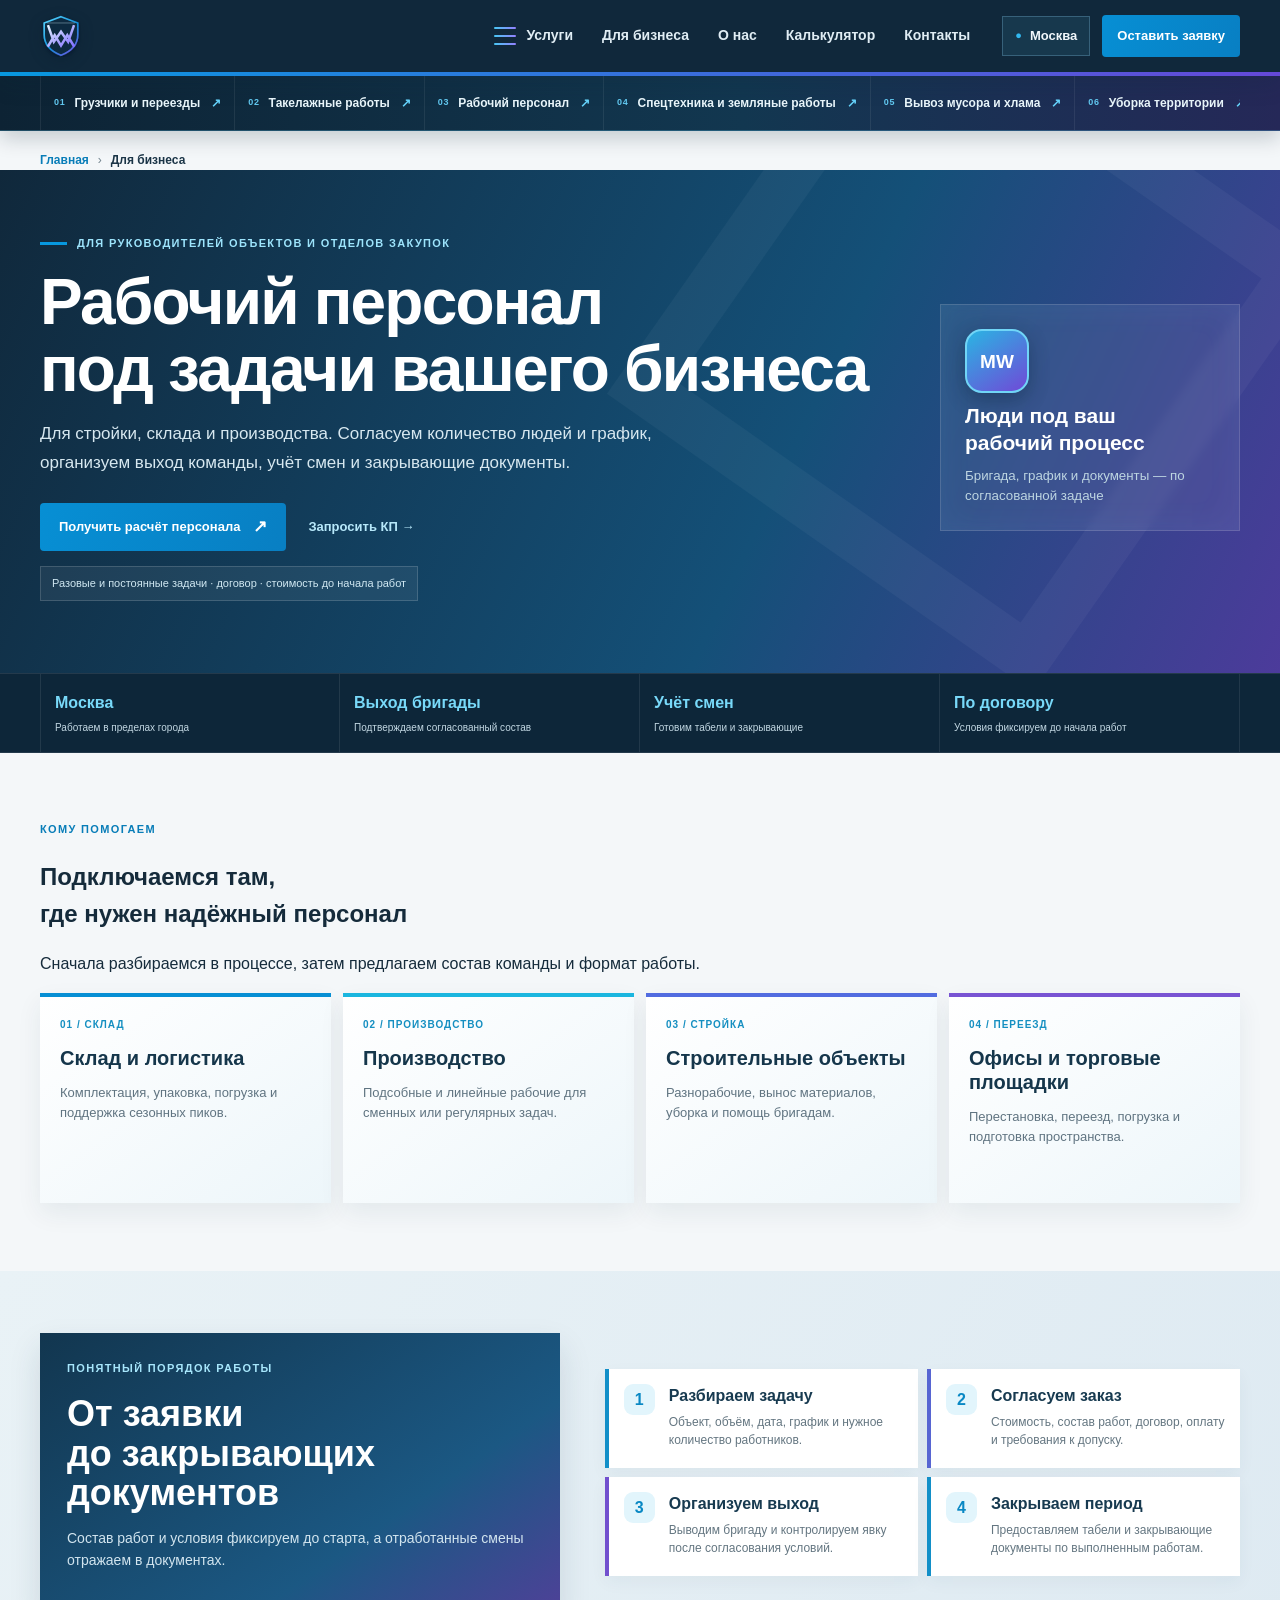
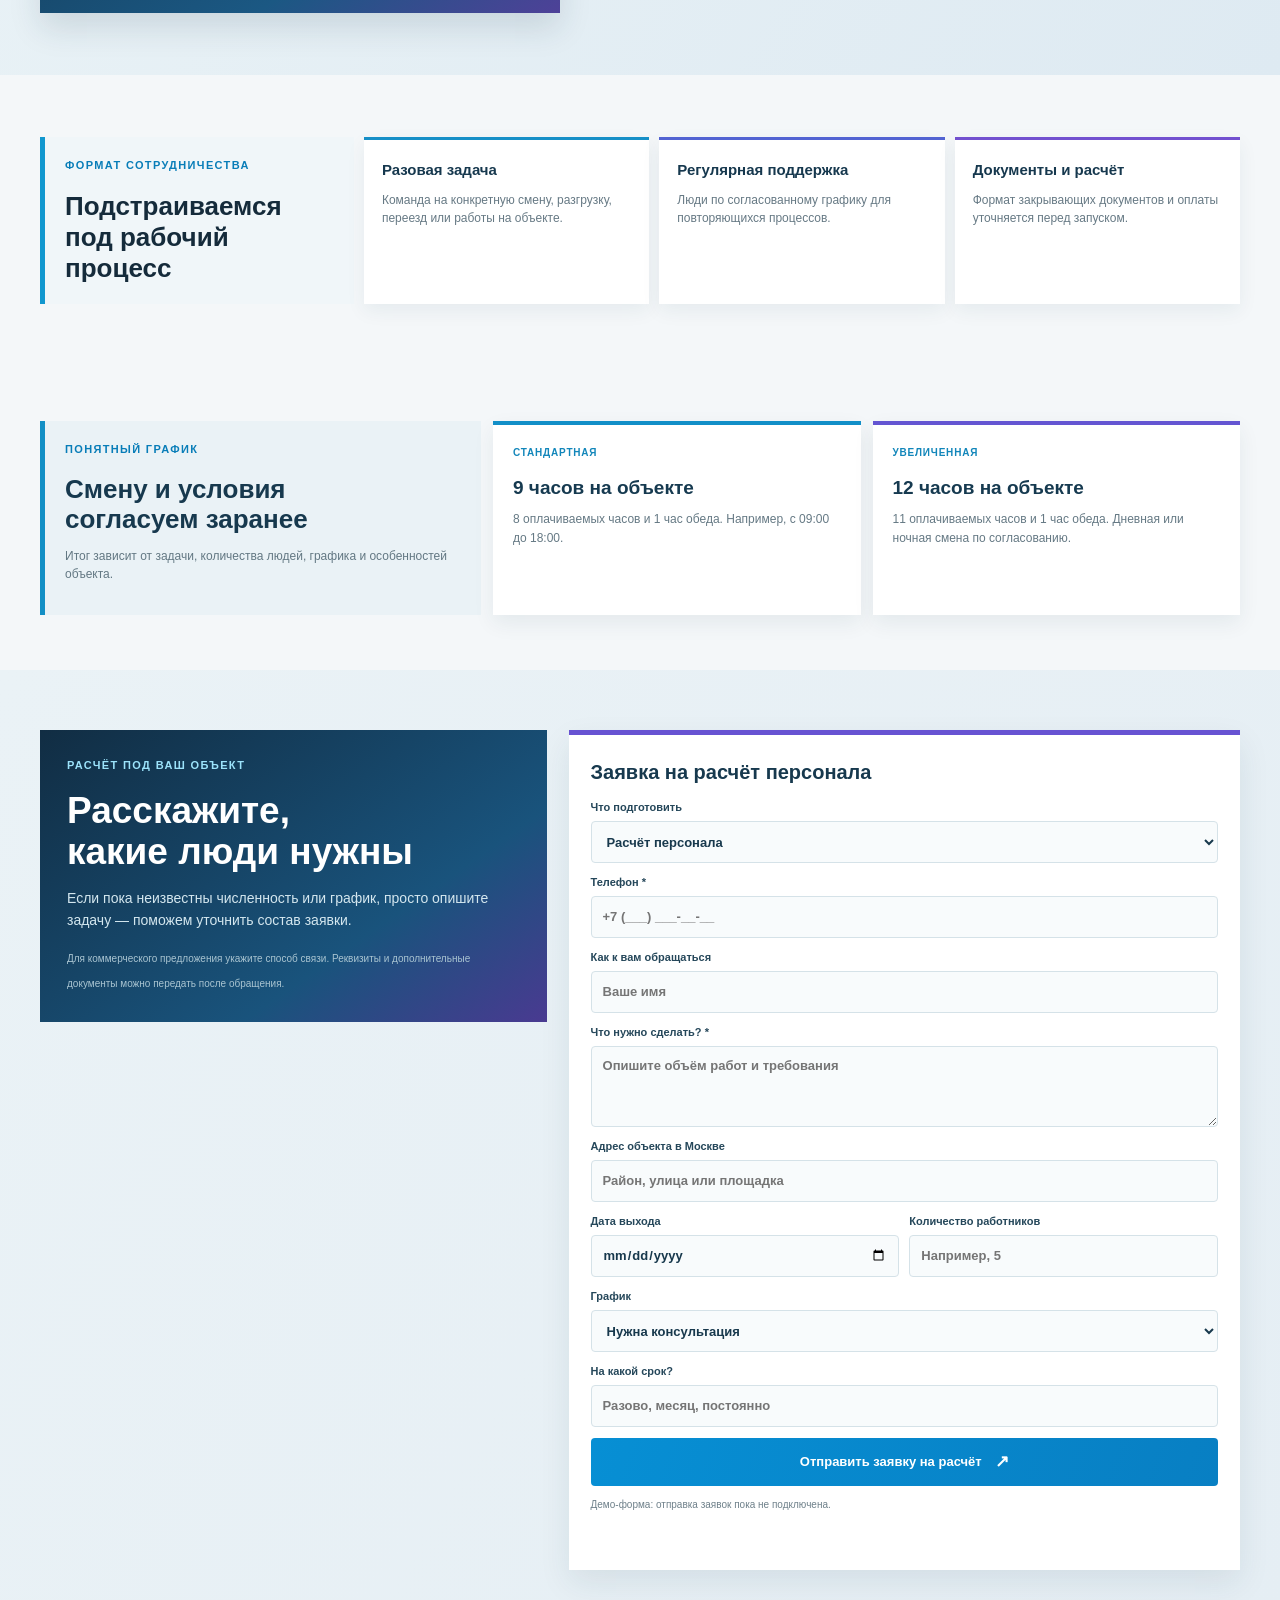
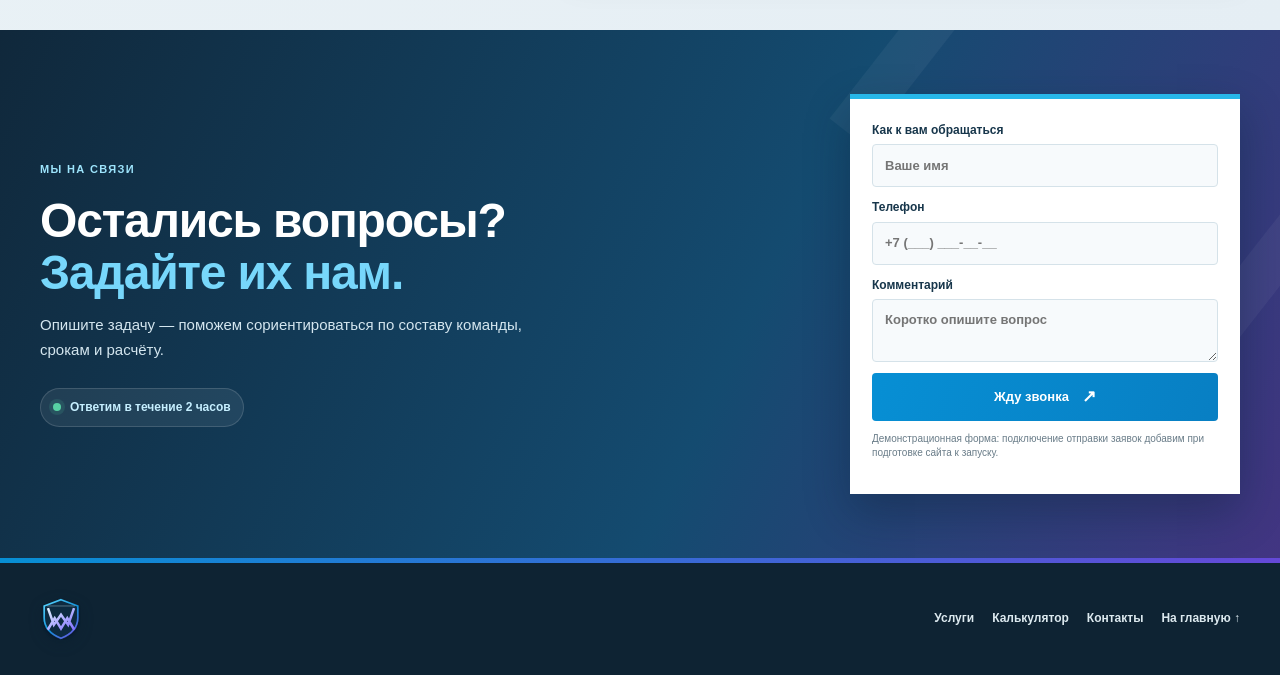
<file: business.html>
<!doctype html>
<html lang="ru">
<head><meta charset="utf-8"><meta name="viewport" content="width=device-width,initial-scale=1"><meta name="theme-color" content="#112b40"><meta name="description" content="Рабочие команды и услуги для бизнеса в Москве."><title>Для бизнеса — Московская сила</title><link rel="stylesheet" href="styles.css"><link rel="stylesheet" href="layout.css"><script src="content.js" defer></script><script src="site-shell.js" defer></script><script src="business.js" defer></script><script src="questions.js" defer></script></head>
<body>
  <header class="topbar"><a class="brand" href="index.html"><img class="brand-mark" src="assets/mw-crest.svg" alt=""><span data-content="brand"></span></a><nav class="nav"><a class="services-trigger" href="index.html#services"><span class="services-glyph" aria-hidden="true"><i></i><i></i><i></i></span>Услуги</a><a href="business.html" aria-current="page">Для бизнеса</a><a href="index.html#about">О нас</a><a href="calculator.html">Калькулятор</a><a href="contacts.html">Контакты</a></nav><div class="top-actions"><span class="location-pill"><span class="location-pin">●</span>Москва</span><a class="button button-head" href="contacts.html">Оставить заявку</a></div><button class="menu-toggle" aria-label="Открыть меню" aria-expanded="false"><span></span><span></span><span></span></button></header><div class="services-dock"><div class="services-dropdown" id="services-dropdown" aria-label="Направления услуг"></div></div>
  <main><div class="breadcrumbs wrap"><a href="index.html">Главная</a><span>›</span><strong>Для бизнеса</strong></div>
    <section class="business-hero"><div class="wrap business-hero-grid"><div><p class="eyebrow eyebrow-light"><span class="eyebrow-rule"></span>ДЛЯ РУКОВОДИТЕЛЕЙ ОБЪЕКТОВ И ОТДЕЛОВ ЗАКУПОК</p><h1>Рабочий персонал<br>под задачи вашего бизнеса</h1><p>Для стройки, склада и производства. Согласуем количество людей и график, организуем выход команды, учёт смен и закрывающие документы.</p><div class="business-actions"><a class="button button-cyan" href="#request">Получить расчёт персонала <span>↗</span></a><a class="business-quiet-link" href="#request">Запросить КП <span>→</span></a></div><small class="business-promise">Разовые и постоянные задачи · договор · стоимость до начала работ</small></div><div class="business-hero-aside"><span class="business-aside-icon">MW</span><strong>Люди под ваш<br>рабочий процесс</strong><small>Бригада, график и документы — по согласованной задаче</small></div></div></section>
    <section class="business-proof"><div class="wrap business-proof-grid"><article><b>Москва</b><span>Работаем в пределах города</span></article><article><b>Выход бригады</b><span>Подтверждаем согласованный состав</span></article><article><b>Учёт смен</b><span>Готовим табели и закрывающие</span></article><article><b>По договору</b><span>Условия фиксируем до начала работ</span></article></div></section>
    <section class="business-sectors wrap"><div class="section-head"><div><p class="eyebrow">КОМУ ПОМОГАЕМ</p><h2>Подключаемся там,<br>где нужен надёжный персонал</h2></div><p class="section-intro">Сначала разбираемся в процессе, затем предлагаем состав команды и формат работы.</p></div><div class="sector-grid"><article><span>01 / СКЛАД</span><b>Склад и логистика</b><p>Комплектация, упаковка, погрузка и поддержка сезонных пиков.</p></article><article><span>02 / ПРОИЗВОДСТВО</span><b>Производство</b><p>Подсобные и линейные рабочие для сменных или регулярных задач.</p></article><article><span>03 / СТРОЙКА</span><b>Строительные объекты</b><p>Разнорабочие, вынос материалов, уборка и помощь бригадам.</p></article><article><span>04 / ПЕРЕЕЗД</span><b>Офисы и торговые площадки</b><p>Перестановка, переезд, погрузка и подготовка пространства.</p></article></div></section>
    <section class="business-process"><div class="wrap process-layout"><div><p class="eyebrow eyebrow-light">ПОНЯТНЫЙ ПОРЯДОК РАБОТЫ</p><h2>От заявки<br>до закрывающих документов</h2><p>Состав работ и условия фиксируем до старта, а отработанные смены отражаем в документах.</p></div><div class="process-steps"><article><i>1</i><div><b>Разбираем задачу</b><span>Объект, объём, дата, график и нужное количество работников.</span></div></article><article><i>2</i><div><b>Согласуем заказ</b><span>Стоимость, состав работ, договор, оплату и требования к допуску.</span></div></article><article><i>3</i><div><b>Организуем выход</b><span>Выводим бригаду и контролируем явку после согласования условий.</span></div></article><article><i>4</i><div><b>Закрываем период</b><span>Предоставляем табели и закрывающие документы по выполненным работам.</span></div></article></div></div></section>
    <section class="business-benefits wrap"><div><p class="eyebrow">ФОРМАТ СОТРУДНИЧЕСТВА</p><h2>Подстраиваемся<br>под рабочий процесс</h2></div><article><b>Разовая задача</b><p>Команда на конкретную смену, разгрузку, переезд или работы на объекте.</p></article><article><b>Регулярная поддержка</b><p>Люди по согласованному графику для повторяющихся процессов.</p></article><article><b>Документы и расчёт</b><p>Формат закрывающих документов и оплаты уточняется перед запуском.</p></article></section>
    <section class="business-schedule wrap"><div><p class="eyebrow">ПОНЯТНЫЙ ГРАФИК</p><h2>Смену и условия<br>согласуем заранее</h2><p>Итог зависит от задачи, количества людей, графика и особенностей объекта.</p></div><article><span>СТАНДАРТНАЯ</span><b>9 часов на объекте</b><p>8 оплачиваемых часов и 1 час обеда. Например, с 09:00 до 18:00.</p></article><article><span>УВЕЛИЧЕННАЯ</span><b>12 часов на объекте</b><p>11 оплачиваемых часов и 1 час обеда. Дневная или ночная смена по согласованию.</p></article></section>
    <section class="b2b-request" id="request"><div class="wrap b2b-request-layout"><div class="b2b-request-copy"><p class="eyebrow eyebrow-light">РАСЧЁТ ПОД ВАШ ОБЪЕКТ</p><h2>Расскажите,<br>какие люди нужны</h2><p>Если пока неизвестны численность или график, просто опишите задачу — поможем уточнить состав заявки.</p><small>Для коммерческого предложения укажите способ связи. Реквизиты и дополнительные документы можно передать после обращения.</small></div><form class="b2b-request-form" id="business-request-form"><strong>Заявка на расчёт персонала</strong><label>Что подготовить<select name="request-kind"><option>Расчёт персонала</option><option>Коммерческое предложение</option></select></label><label>Телефон *<input type="tel" name="phone" placeholder="+7 (___) ___-__-__" required></label><label>Как к вам обращаться<input name="name" placeholder="Ваше имя"></label><label>Что нужно сделать? *<textarea name="task" rows="3" placeholder="Опишите объём работ и требования" required></textarea></label><label>Адрес объекта в Москве<input name="address" placeholder="Район, улица или площадка"></label><div class="calc-pair"><label>Дата выхода<input type="date" name="date"></label><label>Количество работников<input type="number" name="people" min="1" placeholder="Например, 5"></label></div><label>График<select name="schedule"><option>Нужна консультация</option><option>Стандартная смена — 9 часов</option><option>Увеличенная дневная — 12 часов</option><option>Увеличенная ночная — 12 часов</option><option>Другой график</option></select></label><label>На какой срок?<input name="period" placeholder="Разово, месяц, постоянно"></label><button class="button button-cyan" type="submit">Отправить заявку на расчёт <span>↗</span></button><small>Демо-форма: отправка заявок пока не подключена.</small><p class="form-message" role="status"></p></form></div></section><div data-questions></div>
  </main>
  <footer class="footer"><div class="wrap footer-content"><a class="brand" href="index.html"><img class="brand-mark" src="assets/mw-crest.svg" alt=""><span data-content="brand"></span></a><p data-content="footerLine"></p><div class="footer-links"><a href="index.html#services">Услуги</a><a href="calculator.html">Калькулятор</a><a href="contacts.html">Контакты</a><a href="index.html">На главную ↑</a></div></div></footer>
</body></html>
</file>
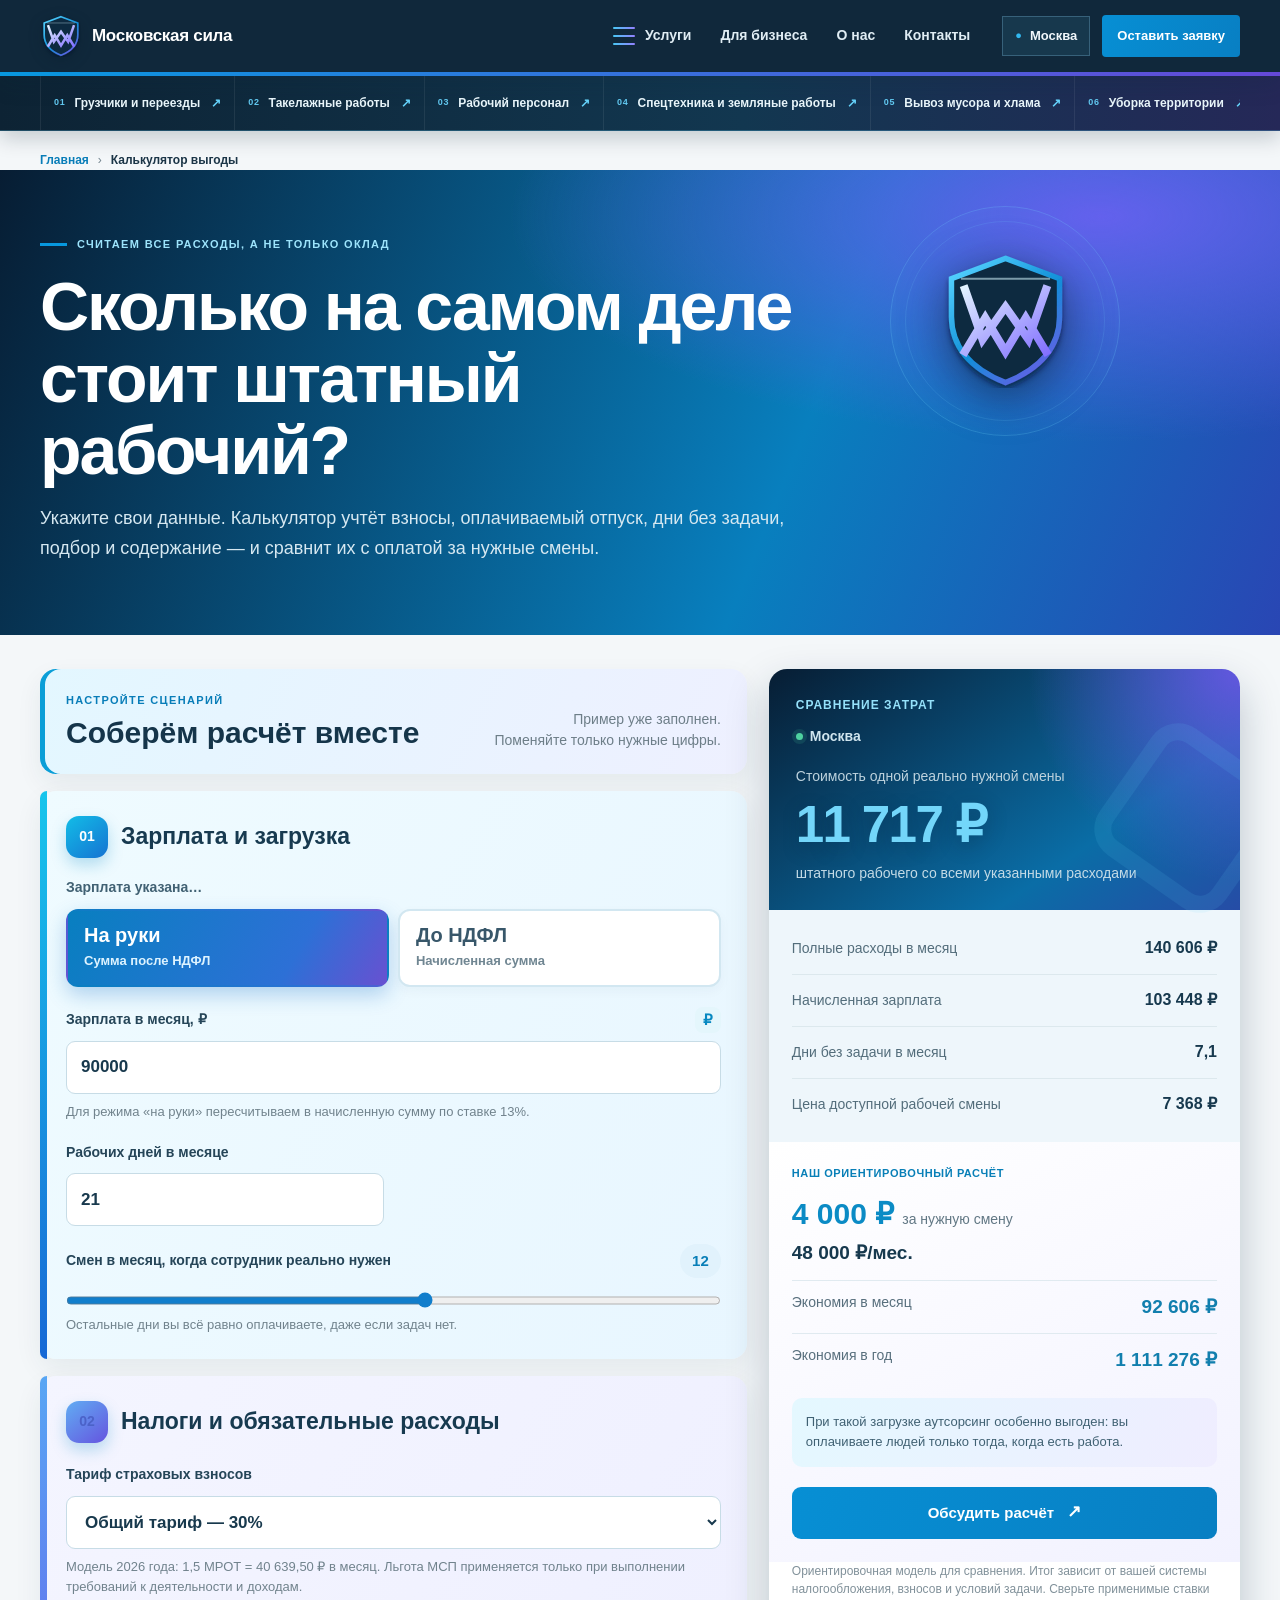
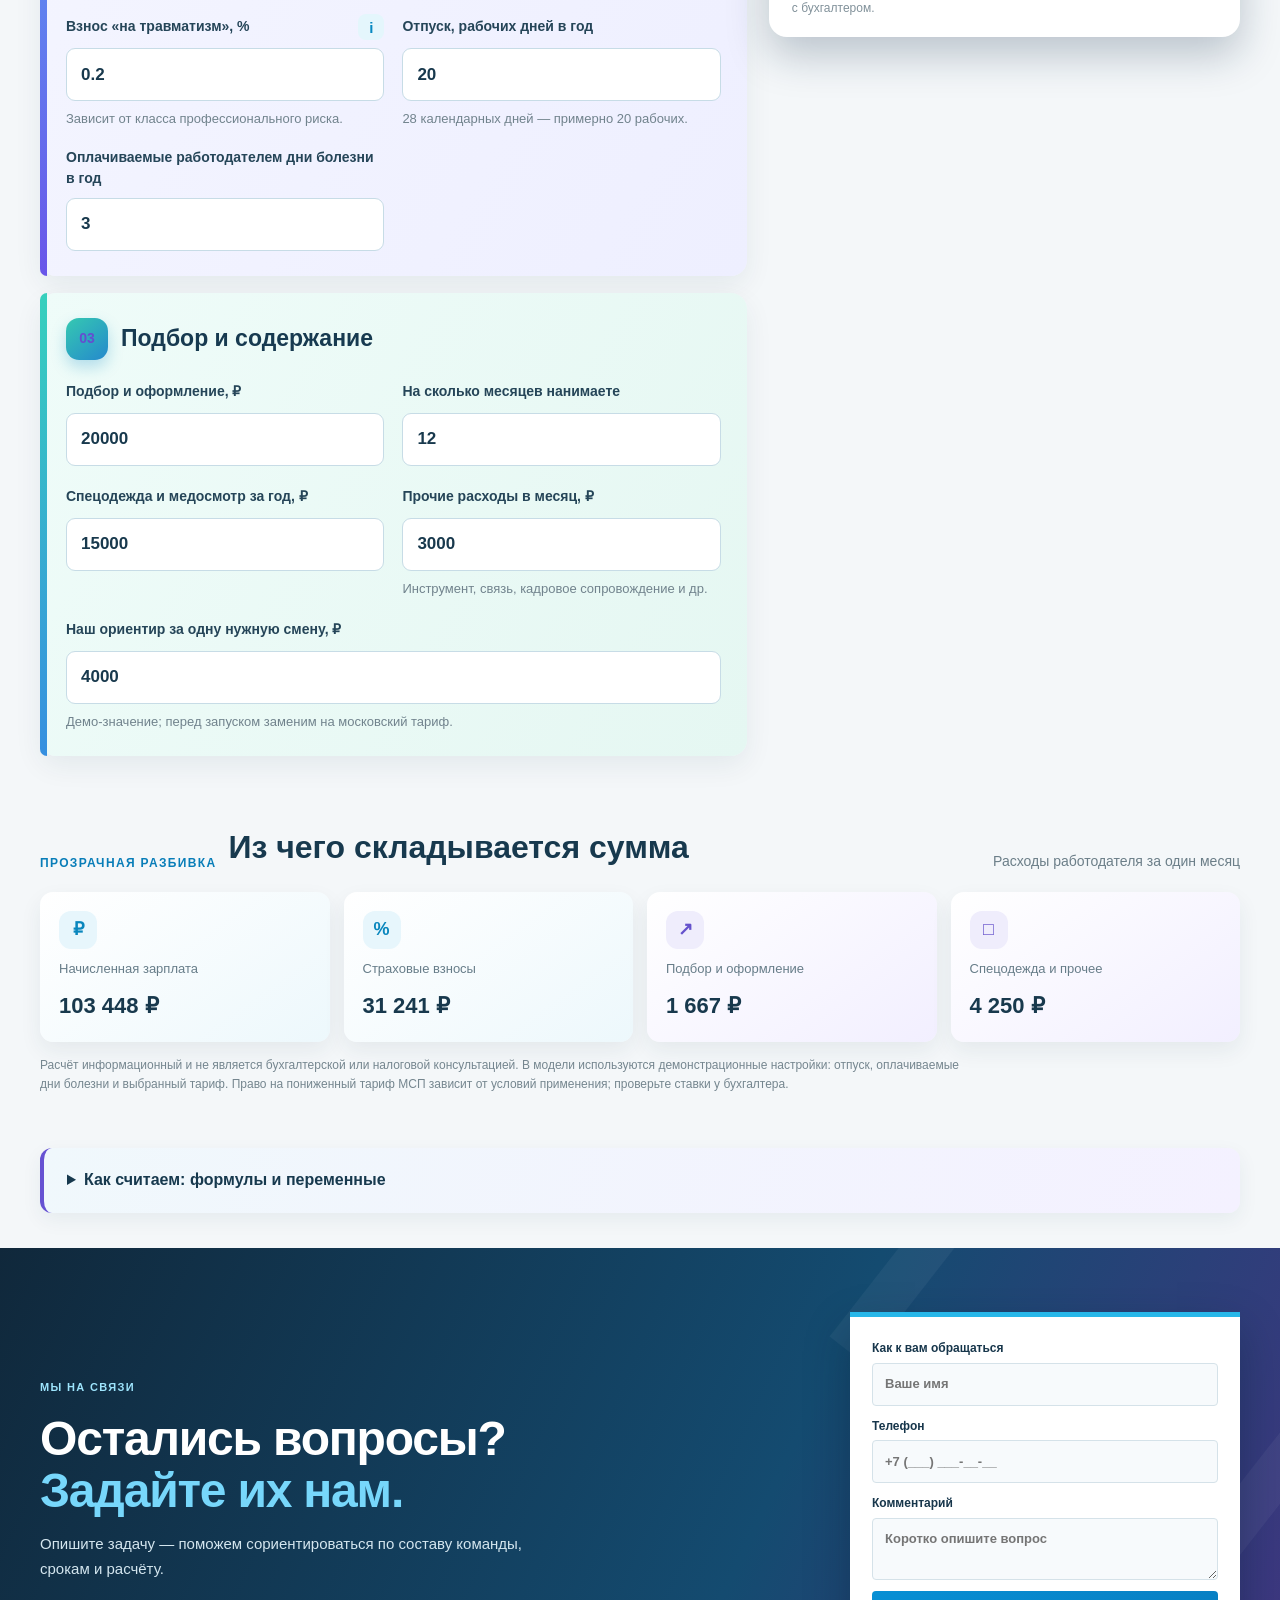
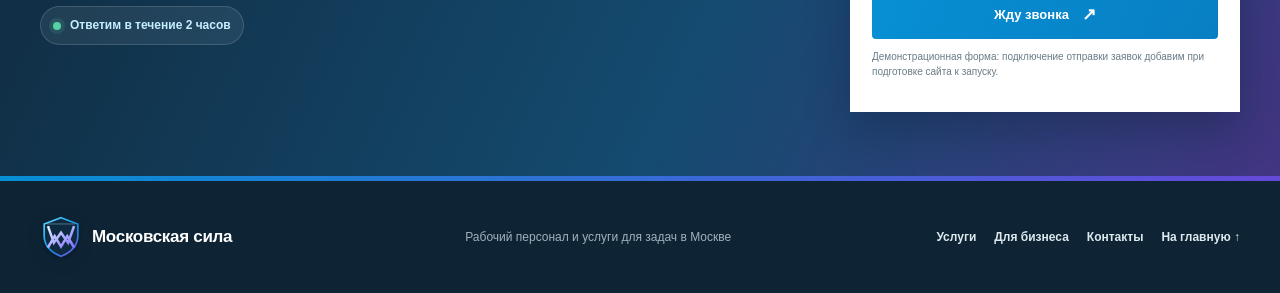
<file: calculator.html>
<!doctype html>
<html lang="ru">
<head>
  <meta charset="utf-8"><meta name="viewport" content="width=device-width,initial-scale=1"><meta name="theme-color" content="#112b40">
  <meta name="description" content="Сравните стоимость штатного рабочего и привлечённого персонала в Москве.">
  <title>Калькулятор стоимости штатного рабочего — Московская сила</title>
  <link rel="stylesheet" href="styles.css"><link rel="stylesheet" href="layout.css">
  <script src="content.js" defer></script><script src="calculator.js" defer></script><script src="questions.js" defer></script>
</head>
<body>
  <header class="topbar"><a class="brand" href="index.html"><img class="brand-mark" src="assets/mw-crest.svg" alt=""><span data-content="brand"></span></a><nav class="nav"><a class="services-trigger" href="index.html#services"><span class="services-glyph" aria-hidden="true"><i></i><i></i><i></i></span>Услуги</a><a href="business.html">Для бизнеса</a><a href="index.html#about">О нас</a><a href="contacts.html">Контакты</a></nav><div class="top-actions"><span class="location-pill"><span class="location-pin">●</span>Москва</span><a class="button button-head" href="contacts.html">Оставить заявку</a></div><button class="menu-toggle" aria-label="Открыть меню" aria-expanded="false"><span></span><span></span><span></span></button></header>
  <div class="services-dock"><div class="services-dropdown" id="services-dropdown" aria-label="Направления услуг"></div></div>
  <main>
    <div class="breadcrumbs wrap"><a href="index.html">Главная</a><span>›</span><strong>Калькулятор выгоды</strong></div>
    <section class="payroll-hero"><div class="wrap"><p class="eyebrow eyebrow-light"><span class="eyebrow-rule"></span>СЧИТАЕМ ВСЕ РАСХОДЫ, А НЕ ТОЛЬКО ОКЛАД</p><h1>Сколько на самом деле<br>стоит штатный рабочий?</h1><p>Укажите свои данные. Калькулятор учтёт взносы, оплачиваемый отпуск, дни без задачи, подбор и содержание — и сравнит их с оплатой за нужные смены.</p><div class="payroll-hero-mark" aria-hidden="true"><img src="assets/mw-crest.svg" alt=""></div></div></section>
    <section class="payroll-layout wrap">
      <form id="calculator-form" class="payroll-form">
        <div class="payroll-form-title"><div><p class="eyebrow">НАСТРОЙТЕ СЦЕНАРИЙ</p><h2>Соберём расчёт вместе</h2></div><span>Пример уже заполнен.<br>Поменяйте только нужные цифры.</span></div>
        <section class="calc-group"><h3><i>01</i>Зарплата и загрузка</h3><div class="salary-mode"><span>Зарплата указана…</span><div role="group" aria-label="Выберите формат зарплаты"><button type="button" class="mode-button is-active" data-mode="net" aria-pressed="true"><strong>На руки</strong><small>Сумма после НДФЛ</small></button><button type="button" class="mode-button" data-mode="gross" aria-pressed="false"><strong>До НДФЛ</strong><small>Начисленная сумма</small></button></div></div><div class="calc-fields"><label class="wide-field"><span>Зарплата в месяц, ₽ <b class="field-icon">₽</b></span><input id="salary" type="number" name="salary" min="0" step="1000" value="90000"><small id="salary-hint">Для режима «на руки» пересчитываем в начисленную сумму по ставке 13%.</small></label><label><span>Рабочих дней в месяце</span><input type="number" name="workdays" min="1" max="31" value="21"></label><label class="wide-field"><span>Смен в месяц, когда сотрудник реально нужен <b class="field-value" id="shift-count-label">12</b></span><input type="range" name="shifts" min="1" max="21" value="12"><small>Остальные дни вы всё равно оплачиваете, даже если задач нет.</small></label></div></section>
        <section class="calc-group"><h3><i>02</i>Налоги и обязательные расходы</h3><div class="calc-fields"><label class="wide-field"><span>Тариф страховых взносов</span><select name="contribution-mode"><option value="general">Общий тариф — 30%</option><option value="sme">Льготный МСП — 30% до 1,5 МРОТ, затем 15%</option><option value="custom">Свой процент</option></select><small>Модель 2026 года: 1,5 МРОТ = 40 639,50 ₽ в месяц. Льгота МСП применяется только при выполнении требований к деятельности и доходам.</small></label><label id="custom-rate-field" hidden><span>Ваш тариф страховых взносов, %</span><input type="number" name="custom-rate" min="0" max="100" step="0.1" value="30"></label><label><span>Взнос «на травматизм», % <b class="field-icon">i</b></span><input type="number" name="injury" min="0" max="100" step="0.1" value="0.2"><small>Зависит от класса профессионального риска.</small></label><label><span>Отпуск, рабочих дней в год</span><input type="number" name="vacation" min="0" max="365" value="20"><small>28 календарных дней — примерно 20 рабочих.</small></label><label><span>Оплачиваемые работодателем дни болезни в год</span><input type="number" name="sick" min="0" max="365" value="3"></label></div></section>
        <section class="calc-group"><h3><i>03</i>Подбор и содержание</h3><div class="calc-fields"><label><span>Подбор и оформление, ₽</span><input type="number" name="hiring" min="0" step="1000" value="20000"></label><label><span>На сколько месяцев нанимаете</span><input type="number" name="tenure" min="1" value="12"></label><label><span>Спецодежда и медосмотр за год, ₽</span><input type="number" name="ppe" min="0" step="1000" value="15000"></label><label><span>Прочие расходы в месяц, ₽</span><input type="number" name="admin" min="0" step="500" value="3000"><small>Инструмент, связь, кадровое сопровождение и др.</small></label><label class="wide-field"><span>Наш ориентир за одну нужную смену, ₽</span><input type="number" name="outsourcing" min="0" step="100" value="4000"><small>Демо-значение; перед запуском заменим на московский тариф.</small></label></div></section>
      </form>
      <aside class="payroll-results" aria-live="polite">
        <div class="result-top"><p class="eyebrow eyebrow-light">СРАВНЕНИЕ ЗАТРАТ</p><span class="result-city"><i></i>Москва</span><small>Стоимость одной реально нужной смены</small><strong id="cost-per-useful-shift">11 717 ₽</strong><span class="result-sub">штатного рабочего со всеми указанными расходами</span></div>
        <div class="result-stats"><div><span>Полные расходы в месяц</span><b id="monthly-total">140 606 ₽</b></div><div><span>Начисленная зарплата</span><b id="gross-salary">103 448 ₽</b></div><div><span>Дни без задачи в месяц</span><b id="idle-days">7,1</b></div><div><span>Цена доступной рабочей смены</span><b id="cost-per-available-shift">7 368 ₽</b></div></div>
        <div class="outsourcing-box"><p class="eyebrow">НАШ ОРИЕНТИРОВОЧНЫЙ РАСЧЁТ</p><div class="offer-per-shift"><b id="offer-per-shift">4 000 ₽</b><span>за нужную смену</span></div><strong id="outsourcing-month">48 000 ₽/мес.</strong><div class="saving-row"><span>Экономия в месяц</span><b id="saving-month">92 606 ₽</b></div><div class="saving-row saving-year"><span>Экономия в год</span><b id="saving-year">1 111 272 ₽</b></div><p id="saving-message" class="saving-message">При такой загрузке аутсорсинг особенно выгоден: вы оплачиваете людей только тогда, когда есть работа.</p><a href="contacts.html" class="button button-cyan">Обсудить расчёт <span>↗</span></a></div>
        <small class="payroll-caveat">Ориентировочная модель для сравнения. Итог зависит от вашей системы налогообложения, взносов и условий задачи. Сверьте применимые ставки с бухгалтером.</small>
      </aside>
    </section>
    <section class="payroll-breakdown wrap"><div class="breakdown-heading"><p class="eyebrow">ПРОЗРАЧНАЯ РАЗБИВКА</p><h2>Из чего складывается сумма</h2><span>Расходы работодателя за один месяц</span></div><div class="breakdown-grid"><article><span class="breakdown-symbol">₽</span><small>Начисленная зарплата</small><b id="breakdown-salary">103 448 ₽</b></article><article><span class="breakdown-symbol">%</span><small>Страховые взносы</small><b id="breakdown-contributions">31 241 ₽</b></article><article><span class="breakdown-symbol">↗</span><small>Подбор и оформление</small><b id="breakdown-hiring">1 667 ₽</b></article><article><span class="breakdown-symbol">□</span><small>Спецодежда и прочее</small><b id="breakdown-other">4 250 ₽</b></article></div><p class="payroll-legal-note">Расчёт информационный и не является бухгалтерской или налоговой консультацией. В модели используются демонстрационные настройки: отпуск, оплачиваемые дни болезни и выбранный тариф. Право на пониженный тариф МСП зависит от условий применения; проверьте ставки у бухгалтера.</p></section>
    <section class="payroll-method wrap"><details><summary>Как считаем: формулы и переменные</summary><div class="formula-grid"><p><b>Начисленная зарплата</b><br>Если оклад указан «на руки», делим его на 0,87 по демонстрационной ставке НДФЛ 13%.</p><p><b>Полные расходы в месяц</b><br>Начисленная зарплата + страховые взносы + подбор, распределённый на срок найма + спецодежда и медосмотр, распределённые на 12 месяцев + прочие расходы.</p><p><b>Доступные рабочие дни</b><br>Рабочие дни месяца − отпускные дни за год ÷ 12 − оплачиваемые дни болезни за год ÷ 12.</p><p><b>Стоимость нужной смены</b><br>Полные расходы за месяц ÷ число смен, когда сотрудник реально нужен.</p><p><b>Экономия</b><br>Расходы на штат − (ориентир цены смены × нужные смены). Годовая разница равна месячной × 12.</p><p><b>Тарифы</b><br>Общий тариф модели — 30% в пределах годовой базы и 15,1% сверх неё. Пониженный тариф МСП 15% сверх 1,5 МРОТ в 2026 году действует только при выполнении установленных условий.</p></div></details></section>
    <div data-questions></div>
  </main>
  <footer class="footer"><div class="wrap footer-content"><a class="brand" href="index.html"><img class="brand-mark" src="assets/mw-crest.svg" alt=""><span data-content="brand"></span></a><p data-content="footerLine"></p><div class="footer-links"><a href="index.html#services">Услуги</a><a href="business.html">Для бизнеса</a><a href="contacts.html">Контакты</a><a href="index.html">На главную ↑</a></div></div></footer>
</body></html>
</file>
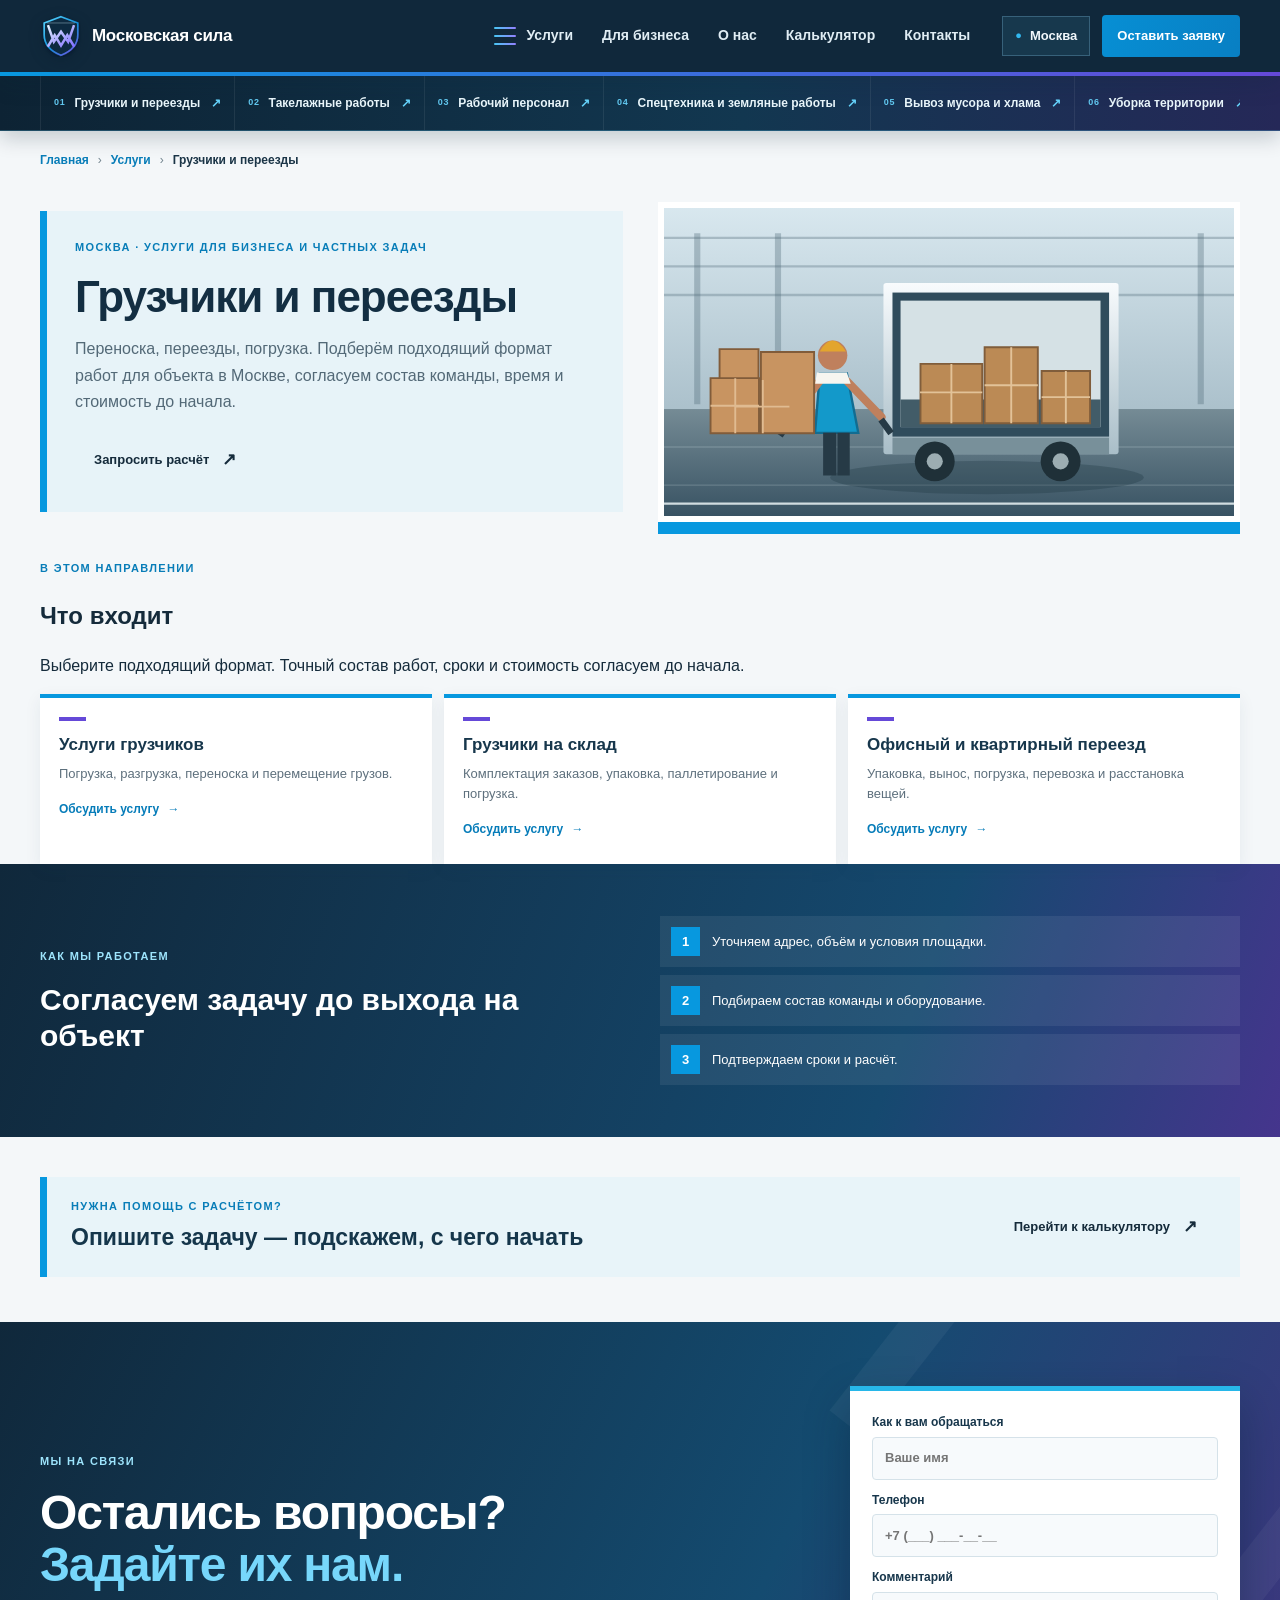
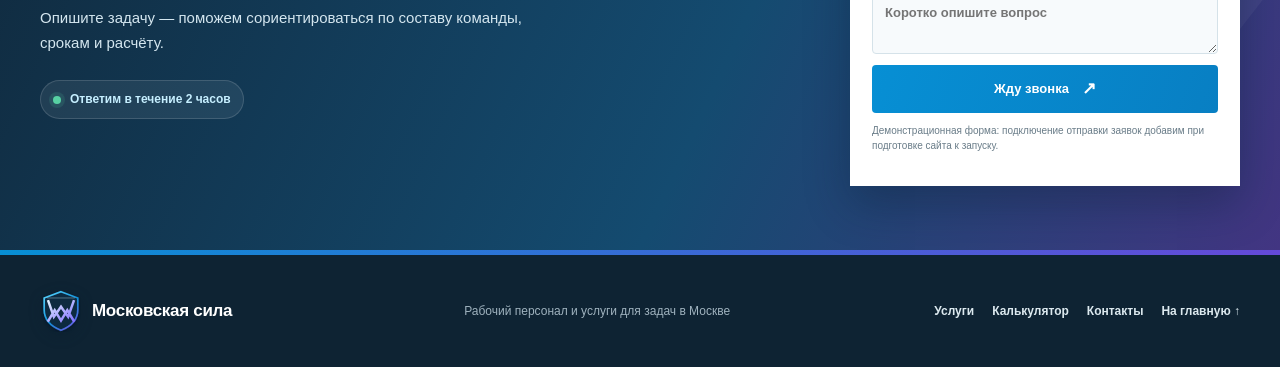
<file: category.html>
<!doctype html>
<html lang="ru">
<head>
  <meta charset="utf-8"><meta name="viewport" content="width=device-width,initial-scale=1"><meta name="theme-color" content="#078bd0">
  <title>Услуги — Московская сила</title>
  <link rel="stylesheet" href="styles.css"><link rel="stylesheet" href="layout.css"><script src="content.js" defer></script><script src="category.js" defer></script><script src="questions.js" defer></script>
</head>
<body>
  <header class="topbar"><a class="brand" href="index.html"><img class="brand-mark" src="assets/mw-crest.svg" alt=""><span data-content="brand"></span></a><nav class="nav"><a class="services-trigger" href="index.html#services"><span class="services-glyph" aria-hidden="true"><i></i><i></i><i></i></span>Услуги</a><a href="business.html">Для бизнеса</a><a href="index.html#about">О нас</a><a href="calculator.html">Калькулятор</a><a href="contacts.html">Контакты</a></nav><div class="top-actions"><span class="location-pill"><span class="location-pin">●</span>Москва</span><a class="button button-head" href="contacts.html">Оставить заявку</a></div><button class="menu-toggle" aria-label="Открыть меню" aria-expanded="false"><span></span><span></span><span></span></button></header><div class="services-dock"><div class="services-dropdown" id="services-dropdown" aria-label="Направления услуг"></div></div>
  <main>
    <div class="breadcrumbs wrap"><a href="index.html">Главная</a><span>›</span><a href="index.html#services">Услуги</a><span>›</span><strong id="breadcrumb-title"></strong></div>
    <section class="category-hero wrap"><div class="category-hero-copy"><p class="eyebrow">МОСКВА · УСЛУГИ ДЛЯ БИЗНЕСА И ЧАСТНЫХ ЗАДАЧ</p><h1 id="category-title"></h1><p id="category-description"></p><a class="button button-accent" href="contacts.html">Запросить расчёт <span>↗</span></a></div><img id="category-image" alt="" class="category-hero-image"></section>
    <section class="section wrap"><div class="section-head"><div><p class="eyebrow">В ЭТОМ НАПРАВЛЕНИИ</p><h2>Что входит</h2></div><p class="section-intro">Выберите подходящий формат. Точный состав работ, сроки и стоимость согласуем до начала.</p></div><div class="detail-service-grid" id="detail-services"></div></section>
    <section class="category-info"><div class="wrap category-info-grid"><div><p class="eyebrow eyebrow-light">КАК МЫ РАБОТАЕМ</p><h2>Согласуем задачу до выхода на объект</h2></div><div class="category-info-points"><p><b>1</b><span>Уточняем адрес, объём и условия площадки.</span></p><p><b>2</b><span>Подбираем состав команды и оборудование.</span></p><p><b>3</b><span>Подтверждаем сроки и расчёт.</span></p></div></div></section>
    <section class="category-cta wrap"><div><p class="eyebrow">НУЖНА ПОМОЩЬ С РАСЧЁТОМ?</p><h2>Опишите задачу — подскажем, с чего начать</h2></div><a class="button button-accent" href="calculator.html">Перейти к калькулятору <span>↗</span></a></section>
  </main>
  <div data-questions></div>
  <footer class="footer"><div class="wrap footer-content"><a class="brand" href="index.html"><img class="brand-mark" src="assets/mw-crest.svg" alt=""><span data-content="brand"></span></a><p data-content="footerLine"></p><div class="footer-links"><a href="index.html#services">Услуги</a><a href="calculator.html">Калькулятор</a><a href="contacts.html">Контакты</a><a href="index.html">На главную ↑</a></div></div></footer>
</body>
</html>
</file>
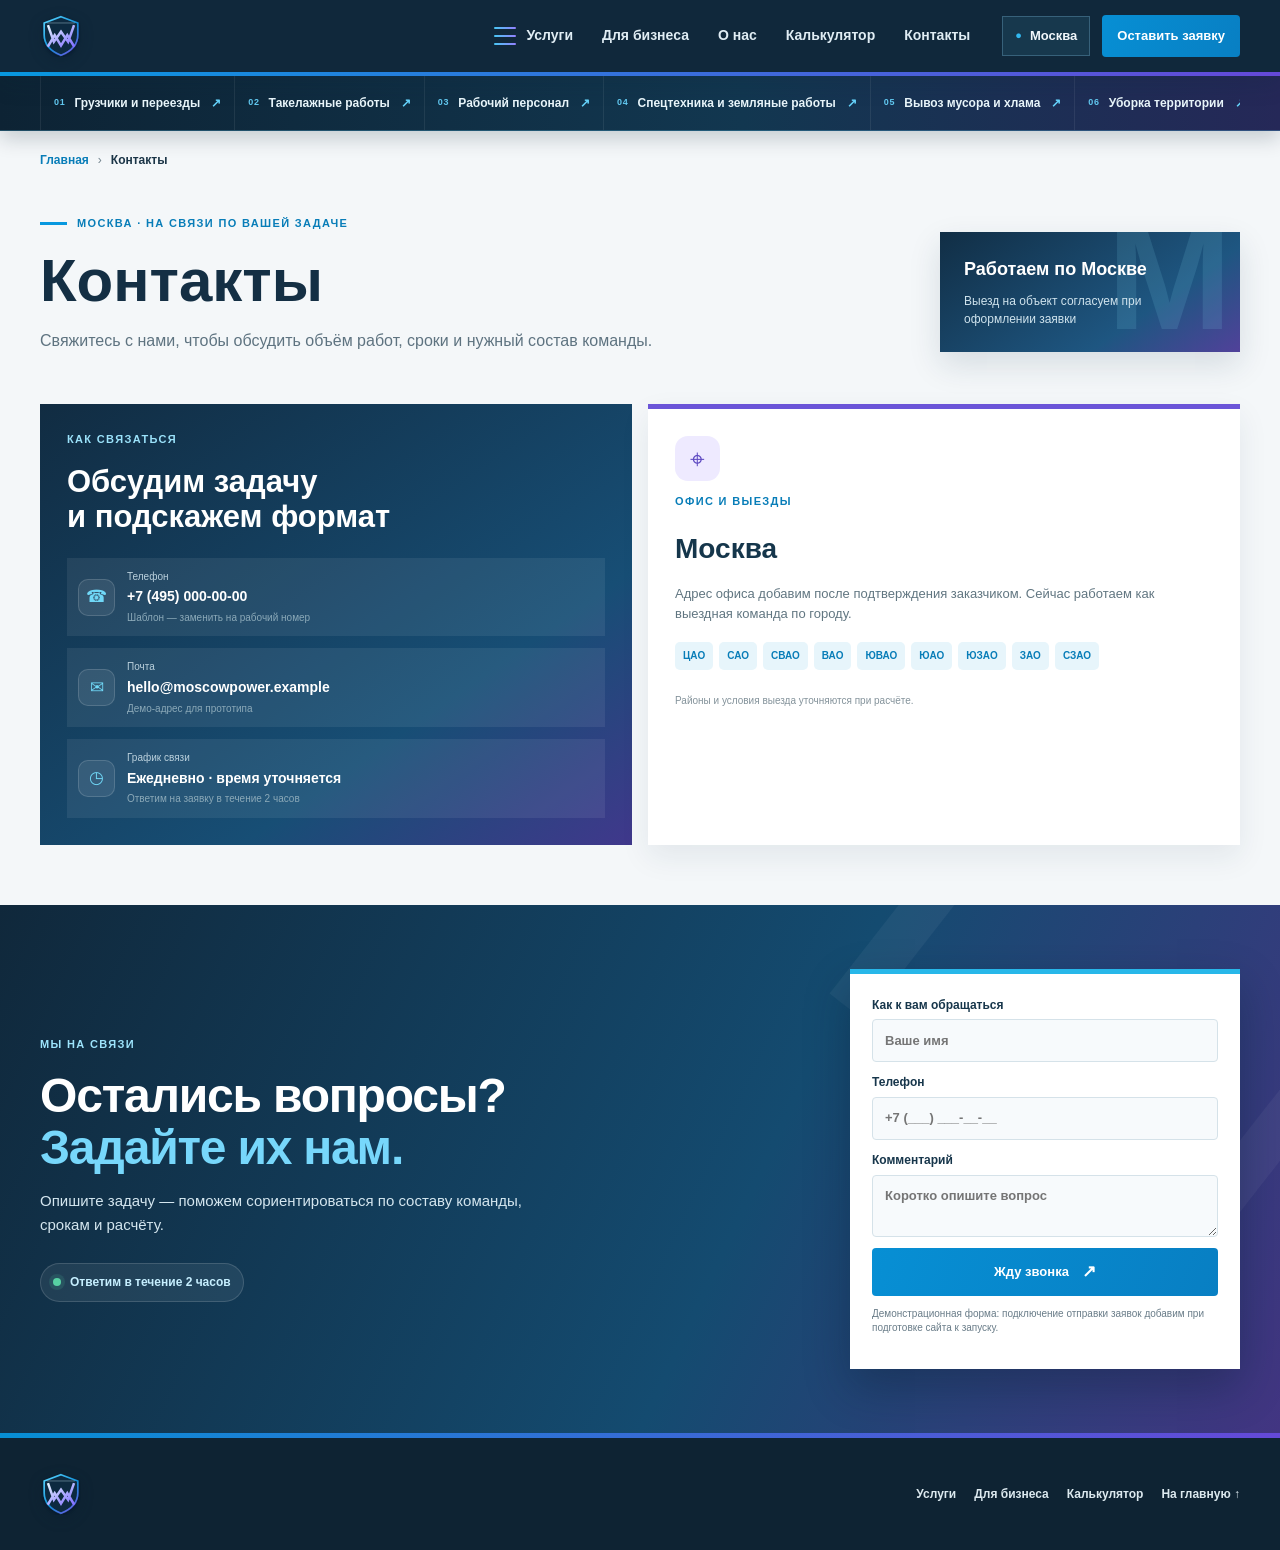
<file: contacts.html>
<!doctype html>
<html lang="ru">
<head><meta charset="utf-8"><meta name="viewport" content="width=device-width,initial-scale=1"><meta name="theme-color" content="#112b40"><meta name="description" content="Контакты Московской силы. Рабочий персонал и услуги в Москве."><title>Контакты — Московская сила</title><link rel="stylesheet" href="styles.css"><link rel="stylesheet" href="layout.css"><script src="content.js" defer></script><script src="site-shell.js" defer></script><script src="questions.js" defer></script></head>
<body>
  <header class="topbar"><a class="brand" href="index.html"><img class="brand-mark" src="assets/mw-crest.svg" alt=""><span data-content="brand"></span></a><nav class="nav"><a class="services-trigger" href="index.html#services"><span class="services-glyph" aria-hidden="true"><i></i><i></i><i></i></span>Услуги</a><a href="business.html">Для бизнеса</a><a href="index.html#about">О нас</a><a href="calculator.html">Калькулятор</a><a href="contacts.html" aria-current="page">Контакты</a></nav><div class="top-actions"><span class="location-pill"><span class="location-pin">●</span>Москва</span><a class="button button-head" href="#questions">Оставить заявку</a></div><button class="menu-toggle" aria-label="Открыть меню" aria-expanded="false"><span></span><span></span><span></span></button></header><div class="services-dock"><div class="services-dropdown" id="services-dropdown" aria-label="Направления услуг"></div></div>
  <main><div class="breadcrumbs wrap"><a href="index.html">Главная</a><span>›</span><strong>Контакты</strong></div><section class="contacts-hero wrap"><div class="contacts-title"><p class="eyebrow"><span class="eyebrow-rule"></span>МОСКВА · НА СВЯЗИ ПО ВАШЕЙ ЗАДАЧЕ</p><h1>Контакты</h1><p>Свяжитесь с нами, чтобы обсудить объём работ, сроки и нужный состав команды.</p></div><div class="contacts-city-card"><span class="city-orbit">М</span><b>Работаем по Москве</b><small>Выезд на объект согласуем при оформлении заявки</small></div></section>
    <section class="contacts-details wrap"><article class="contact-detail-main"><p class="eyebrow eyebrow-light">КАК СВЯЗАТЬСЯ</p><h2>Обсудим задачу<br>и подскажем формат</h2><div class="contact-detail-list"><div><span>☎</span><p><small>Телефон</small><b>+7 (495) 000-00-00</b><em>Шаблон — заменить на рабочий номер</em></p></div><div><span>✉</span><p><small>Почта</small><b>hello@moscowpower.example</b><em>Демо-адрес для прототипа</em></p></div><div><span>◷</span><p><small>График связи</small><b>Ежедневно · время уточняется</b><em>Ответим на заявку в течение 2 часов</em></p></div></div></article><article class="contact-office-card"><span class="office-pin">⌖</span><p class="eyebrow">ОФИС И ВЫЕЗДЫ</p><h2>Москва</h2><p>Адрес офиса добавим после подтверждения заказчиком. Сейчас работаем как выездная команда по городу.</p><div class="moscow-tags"><span>ЦАО</span><span>САО</span><span>СВАО</span><span>ВАО</span><span>ЮВАО</span><span>ЮАО</span><span>ЮЗАО</span><span>ЗАО</span><span>СЗАО</span></div><small>Районы и условия выезда уточняются при расчёте.</small></article></section><div data-questions id="questions"></div></main>
  <footer class="footer"><div class="wrap footer-content"><a class="brand" href="index.html"><img class="brand-mark" src="assets/mw-crest.svg" alt=""><span data-content="brand"></span></a><p data-content="footerLine"></p><div class="footer-links"><a href="index.html#services">Услуги</a><a href="business.html">Для бизнеса</a><a href="calculator.html">Калькулятор</a><a href="index.html">На главную ↑</a></div></div></footer>
</body></html>
</file>
<file: styles.css>
:root{--blue:#0798df;--blue2:#20b8f2;--violet:#6549d8;--navy:#10283b;--ink:#152b3b;--muted:#5b6d7a;--pale:#edf6fb;--line:#d5e2e9;--font:"Manrope",Arial,sans-serif}*{box-sizing:border-box}html{scroll-behavior:smooth;scroll-padding-top:100px}body{margin:0;color:var(--ink);font:16px/1.55 var(--font);background:#f4f7f9;-webkit-font-smoothing:antialiased}a{color:inherit;text-decoration:none}button,input,textarea,select{font:inherit}.wrap{width:min(1200px,calc(100% - 56px));margin-inline:auto}
/* Навигация */
.topbar{height:82px;position:sticky;top:0;z-index:20;background:#10283b;color:#fff;border-bottom:4px solid transparent;border-image:linear-gradient(90deg,#0798df,#6549d8) 1;display:flex;align-items:center;justify-content:space-between;padding:0 max(28px,calc((100vw - 1200px)/2));box-shadow:0 7px 22px #0e26372c}.brand{display:flex;align-items:center;gap:10px;color:#fff;font-size:17px;font-weight:800;letter-spacing:-.3px;white-space:nowrap}.brand-mark{width:38px;height:38px;border-radius:4px;background:linear-gradient(145deg,#0798df,#6549d8);display:grid;place-items:center;color:#fff;font-size:20px}.nav,.top-actions{display:flex;align-items:center;gap:12px}.nav>a,.services-trigger{padding:10px 12px;color:#e0edf4;border:0;border-radius:4px;background:transparent;font-size:14px;font-weight:700;cursor:pointer}.nav>a:hover,.services-trigger:hover,.services-trigger[aria-expanded=true]{background:#ffffff18;color:#fff}.services-trigger span{color:#53c5f3;margin-left:5px}.nav-service-wrap{position:relative}.services-dropdown{position:absolute;top:calc(100% + 15px);left:0;width:320px;padding:8px;background:#fff;box-shadow:0 16px 35px #071f3245;border-top:4px solid var(--blue);display:none}.dropdown-open .services-dropdown{display:grid;grid-template-columns:1fr}.services-dropdown a{display:flex;justify-content:space-between;align-items:center;padding:11px 12px;color:#183449;border-bottom:1px solid #e5edf1;font-weight:700;font-size:14px}.services-dropdown a:last-child{border-bottom:0}.services-dropdown a:hover{color:#007dbb;background:#edf8fd}.services-dropdown b{color:var(--blue)}.location-pill{display:inline-flex;align-items:center;gap:8px;padding:9px 12px;background:#17384d;border:1px solid #37617a;color:#f1f7fb;font-size:13px;font-weight:800;white-space:nowrap}.location-pin{color:#32b8f0;font-size:11px}.button{min-height:48px;padding:0 19px;border:0;border-radius:4px;display:inline-flex;align-items:center;justify-content:center;gap:13px;font-size:13px;font-weight:800;cursor:pointer;white-space:nowrap;transition:transform .18s,filter .18s}.button:hover{transform:translateY(-2px);filter:brightness(1.06)}.button-head,.button-cyan{color:#fff;background:linear-gradient(110deg,#078fd4,#087fc3)}.button-head{min-height:42px;padding-inline:15px}.button span{font-size:17px}.menu-toggle{display:none;background:none;color:#fff;border:0;font-size:27px;cursor:pointer}
/* Первый экран */
.hero-banner{position:relative;min-height:565px;overflow:hidden;background:#1c3d52;color:#fff}.hero-background{position:absolute;inset:0;width:100%;height:100%;object-fit:cover;object-position:center 52%}.hero-overlay{position:absolute;inset:0;background:linear-gradient(90deg,#0d2438ed 0%,#102d43d8 44%,#182b3d93 75%,#10283b8a 100%),linear-gradient(0deg,#10283b55,transparent 50%)}.hero-inner{position:relative;z-index:1;min-height:565px;display:grid;grid-template-columns:1fr 370px;align-items:center;gap:64px;padding-top:42px;padding-bottom:48px}.hero-copy{max-width:660px}.eyebrow{display:flex;align-items:center;gap:10px;margin:0 0 17px;font-size:11px;font-weight:800;letter-spacing:1.35px;color:#087db8}.eyebrow-rule{display:inline-block;width:27px;height:3px;background:var(--blue)}.hero-eyebrow{color:#b8e8fb}.hero-eyebrow .eyebrow-rule{background:#29b7f1}.hero h1{margin:0;color:#fff;font-size:clamp(46px,5.5vw,70px);line-height:1.05;letter-spacing:-2.2px;font-weight:800}.hero-lead{max-width:620px;margin:23px 0 26px;color:#e2edf4;font-size:18px;line-height:1.65}.hero-actions{display:flex;align-items:center;gap:24px}.hero-actions .button{min-height:54px;padding-inline:23px}.hero-phone{font-size:17px;font-weight:800;color:#fff}.hero-promise{margin:26px 0 0;color:#c5d5df;font-size:13px}.express-card{padding:21px;background:#fff;color:#173245;border-top:5px solid var(--blue);box-shadow:0 20px 46px #071e32a8;display:grid;gap:12px}.express-heading{display:flex;align-items:center;gap:12px;margin-bottom:3px}.express-heading>span{background:#e6f7fd;color:#0786c8;font-size:13px;font-weight:800;padding:8px 10px}.express-heading div{display:grid}.express-heading strong{font-size:17px}.express-heading small{font-size:11px;color:#657886}.express-card label,.lead-form label,.calculator-card label{display:grid;gap:6px;font-size:12px;font-weight:800;color:#244257}.express-card input,.express-card select,.lead-form input,.lead-form textarea,.calculator-card input,.calculator-card select{width:100%;min-height:44px;padding:10px 12px;background:#f8fbfc;border:1px solid #d2e0e7;border-radius:3px;color:#183449;font-size:14px;outline-color:#0798df}.express-card .button{width:100%;margin-top:3px}.form-hint,.lead-form small{font-size:10px;line-height:1.45;color:#687985}.form-message{font-size:12px;line-height:1.45;color:#087db8}.hero-location{position:absolute;right:max(28px,calc((100vw - 1200px)/2));bottom:19px;display:flex;align-items:center;gap:9px;color:#fff;font-size:11px;font-weight:800;letter-spacing:.5px}.hero-location i{height:1px;width:24px;background:#91a7b5}
/* Направления — компактный каталог */
.service-floor{padding:70px 0 78px;background:#f2f6f8;position:relative}.service-floor:before{content:"";position:absolute;left:0;top:0;width:100%;height:7px;background:linear-gradient(90deg,#078fd4 0 35%,#13acd9 35% 68%,#6549d8 68%)}.floor-heading{display:flex;justify-content:space-between;align-items:end;gap:24px;margin-bottom:27px}.floor-heading>div{padding-left:17px;border-left:6px solid var(--blue)}.floor-heading .eyebrow{margin:0 0 5px}.floor-heading h2{font-size:42px;line-height:1.1;letter-spacing:-1.1px;margin:0;color:#122f44}.floor-heading>p{margin:0 3px 2px 0;color:#637581;text-align:right;font-size:14px}.service-categories{display:grid;grid-template-columns:repeat(4,minmax(0,1fr));gap:12px}.category-card{position:relative;height:190px;display:flex;align-items:flex-end;overflow:hidden;padding:15px;background:#173c53;background-image:linear-gradient(0deg,#0b2338e8 0%,#0b233890 30%,#0b233800 75%),var(--category-image);background-size:cover;background-position:center;color:#fff;box-shadow:0 5px 16px #0e2b4024;border-radius:3px;transition:transform .2s,box-shadow .2s}.category-card:after{content:"";position:absolute;inset:0;border:0 solid #20b8f2;transition:border-width .15s}.category-card:hover{transform:translateY(-3px);box-shadow:0 12px 24px #0e2b4035}.category-card:hover:after{border-width:4px}.category-title{position:relative;z-index:1;max-width:95%;font-size:17px;line-height:1.23;font-weight:800;text-shadow:0 2px 8px #001728}
/* Расчётная секция */
.quote-floor{padding:44px 0;background:linear-gradient(105deg,#10283b 0%,#15466a 62%,#40358d 100%);color:#fff;position:relative;overflow:hidden}.quote-floor:after{content:"";position:absolute;width:400px;height:400px;border:50px solid #ffffff0d;right:-90px;top:-250px;transform:rotate(34deg)}.quote-layout{display:grid;grid-template-columns:75px 1fr auto;gap:25px;align-items:center;position:relative;z-index:1}.quote-icon{width:66px;height:66px;display:grid;place-items:center;border:2px solid #4bc1f2;color:#4bc1f2;font-size:32px;font-weight:800;transform:rotate(45deg)}.quote-icon::first-letter{transform:rotate(-45deg)}.quote-layout .eyebrow{color:#8addfb;margin-bottom:7px}.eyebrow-light{color:#9de4fc}.quote-layout h2{margin:0;font-size:25px;line-height:1.25;color:#fff}.quote-layout p:not(.eyebrow){margin:8px 0 0;font-size:13px;color:#d5e6ef;max-width:680px}.button-white{background:#fff;color:#173d59}.quote-layout .button{position:relative;z-index:2}
/* О компании и деловой подход */
.about-floor{padding:76px 0;background:#e4eef3}.about-layout{display:grid;grid-template-columns:.78fr 1.22fr;gap:24px;align-items:stretch}.about-statement{position:relative;overflow:hidden;padding:30px;background:linear-gradient(145deg,#087fbd,#18528b 62%,#5f48cf);color:#fff;min-height:325px;clip-path:polygon(0 0,100% 0,100% 91%,91% 100%,0 100%)}.about-statement .eyebrow{color:#b4eaff}.about-statement h2{position:relative;z-index:1;font-size:36px;line-height:1.12;margin:0;letter-spacing:-.8px}.about-statement h2 em{font-style:normal;color:#82e0ff}.about-statement .text-link{position:relative;z-index:1;display:inline-flex;margin-top:22px;padding-bottom:4px;color:#fff;border-bottom:1px solid #c5eaff;font-size:14px;font-weight:800}.about-geometry{position:absolute;width:180px;height:180px;border:24px solid #ffffff20;right:-45px;bottom:-70px;transform:rotate(45deg)}.about-content{padding:28px;background:#fff;border-top:5px solid #078fd4;box-shadow:0 12px 28px #14374a14}.about-lead{margin:0 0 18px;color:#17364b;font-size:21px;line-height:1.4;font-weight:700}.about-points{display:grid;grid-template-columns:1fr 1fr;gap:10px}.point{padding:15px 14px;background:#eef5f8;border-left:4px solid #139fd5;min-height:113px}.point-check{display:grid;place-items:center;width:24px;height:24px;background:#078fd4;color:#fff;font-size:14px;font-weight:800;margin-bottom:9px}.point h3{margin:0 0 4px;color:#18394e;font-size:15px;line-height:1.3}.point p{margin:0;color:#5d707c;font-size:12px;line-height:1.5}
/* Заявка и нижняя часть */
.contact-floor{padding:72px 0;background:#f7fafb}.contact-layout{display:grid;grid-template-columns:1fr 430px;gap:55px;align-items:center}.contact-intro{padding:28px;background:linear-gradient(140deg,#10283b,#174a6d);color:#fff;min-height:315px;position:relative;overflow:hidden}.contact-intro:after{content:"";position:absolute;right:-35px;bottom:-72px;width:170px;height:170px;border:23px solid #ffffff12;transform:rotate(45deg)}.contact-intro .eyebrow{color:#8ddcf8}.contact-intro h2{position:relative;z-index:1;margin:0;color:#fff;font-size:39px;line-height:1.1;letter-spacing:-1px}.contact-intro>p:not(.eyebrow){max-width:440px;margin:14px 0;color:#cbdce6;font-size:14px}.contact-phone{display:block;margin-top:17px;color:#fff;font-size:20px;font-weight:800}.contact-hours{display:block;color:#a9c1cf;font-size:11px;margin-top:4px}.lead-form{display:grid;gap:12px;padding:25px;background:#fff;border-top:5px solid #6549d8;box-shadow:0 12px 32px #172f4015}.lead-form>strong{font-size:21px;color:#153449}.lead-form textarea{resize:vertical}.lead-form .button{width:100%}.footer{background:#0e2333;color:#dce9ef;border-top:5px solid transparent;border-image:linear-gradient(90deg,#078fd4,#6549d8) 1}.footer-content{min-height:112px;display:flex;align-items:center;justify-content:space-between;gap:24px}.footer p{margin:0;color:#9fb2be;font-size:12px}.footer-links{display:flex;gap:18px;align-items:center;font-size:12px;font-weight:700}.footer-links a:hover{color:#6ed3f8}
/* Страница категории */
.breadcrumbs{display:flex;align-items:center;gap:9px;padding-top:20px;color:#71828c;font-size:12px}.breadcrumbs a{color:#087db8;font-weight:700}.breadcrumbs strong{color:#1b3547}.category-hero{display:grid;grid-template-columns:1fr 1fr;gap:35px;align-items:center;padding-top:32px;padding-bottom:38px}.category-hero-copy{padding:28px;background:#e7f3f8;border-left:7px solid #0798df}.category-hero h1,.calculator-intro h1{margin:0 0 15px;color:#132e42;font-size:44px;line-height:1.1;letter-spacing:-1px}.category-hero-copy>p:not(.eyebrow),.calculator-intro>p:not(.eyebrow){margin:0 0 21px;color:#536977;font-size:16px;line-height:1.65}.category-hero-image{width:100%;height:320px;object-fit:cover;border:6px solid #fff;box-shadow:0 12px 0 #0798df}.detail-service-grid{display:grid;grid-template-columns:repeat(3,minmax(0,1fr));gap:12px}.detail-service{padding:19px;background:#fff;border-top:4px solid #0798df;box-shadow:0 5px 16px #173b5012;min-height:170px}.detail-mark{display:block;width:27px;height:4px;background:#6549d8;margin-bottom:13px}.detail-service h3{margin:0 0 7px;color:#17374c;font-size:17px;line-height:1.3}.detail-service p{margin:0 0 12px;color:#5e707d;font-size:13px;line-height:1.55}.detail-service a{color:#067cb9;font-size:12px;font-weight:800}.detail-service a span{margin-left:5px}.category-info{background:linear-gradient(110deg,#10283b,#15496f 70%,#45358d);padding:52px 0;color:white}.category-info-grid{display:grid;grid-template-columns:1fr 1fr;gap:40px;align-items:center}.category-info h2{margin:0;font-size:30px;line-height:1.2}.category-info-points{display:grid;gap:8px}.category-info-points p{display:flex;align-items:center;gap:12px;margin:0;padding:11px;background:#ffffff12;font-size:13px}.category-info-points b{display:grid;place-items:center;min-width:29px;height:29px;background:#0798df;color:#fff}.category-cta{margin-top:40px;margin-bottom:45px;padding:21px 24px;background:#e8f4f9;border-left:7px solid #0798df;display:flex;align-items:center;justify-content:space-between;gap:20px}.category-cta h2{margin:0;color:#15364b;font-size:23px}.category-cta .eyebrow{margin:0 0 5px}
/* Калькулятор */
.calculator-layout{display:grid;grid-template-columns:1fr 450px;gap:38px;align-items:start;padding-top:38px;padding-bottom:70px}.calculator-intro{padding:28px;background:linear-gradient(145deg,#112d43,#1b5580 65%,#543cb6);color:#fff;border-left:7px solid #0798df}.calculator-intro .eyebrow{color:#8fdffa}.calculator-intro h1{color:#fff;font-size:42px}.calculator-intro>p:not(.eyebrow){color:#d8e7ef}.calculator-note{display:flex;gap:10px;padding:12px;background:#ffffff12;color:#dce9ef;font-size:12px}.calculator-note b{color:#79d6f5}.calculator-card{display:grid;gap:13px;padding:24px;background:#fff;border-top:6px solid #6549d8;box-shadow:0 14px 34px #14354a1c}.calculator-card input,.calculator-card select{min-height:46px;font-size:14px}.calc-result{display:flex;align-items:center;justify-content:space-between;gap:10px;padding:14px;background:#10283b;color:#fff}.calc-result span{font-size:12px}.calc-result strong{font-size:18px;text-align:right;color:#56c9f2}.calc-annual{margin:-6px 0 0;padding:10px;background:#e8f7fc;color:#0578b3;font-size:13px;font-weight:800}.calc-message{margin:0;color:#087db8;font-size:12px}.calculator-card .button{width:100%}
@media(max-width:1000px){.topbar{padding-inline:20px}.nav{gap:1px}.nav>a,.services-trigger{font-size:12px;padding:9px}.location-pill{padding:8px}.top-actions{gap:8px}.service-categories{grid-template-columns:repeat(3,minmax(0,1fr))}.hero-inner{grid-template-columns:1fr 330px;gap:32px}.hero h1{font-size:56px}.contact-layout{grid-template-columns:1fr 390px;gap:28px}.calculator-layout{grid-template-columns:1fr 400px;gap:25px}}
@media(max-width:700px){.wrap{width:calc(100% - 34px)}.topbar{height:70px;padding-inline:17px}.brand{font-size:14px;gap:7px}.brand-mark{width:34px;height:34px;font-size:17px}.menu-toggle{display:block}.top-actions{margin-left:auto;margin-right:8px}.top-actions .button-head{display:none}.location-pill{font-size:11px;padding:7px 8px}.nav{display:none;position:absolute;left:0;right:0;top:66px;padding:12px 17px 18px;background:#10283b;align-items:stretch;flex-direction:column;gap:2px;border-bottom:4px solid #0798df}.nav.nav-open{display:flex}.nav>a,.services-trigger{display:block;width:100%;text-align:left;padding:12px;font-size:14px}.nav-service-wrap{width:100%}.services-dropdown{position:static;width:100%;margin:5px 0 8px;box-shadow:none;border-top:2px solid #20b8f2}.services-dropdown a{padding:10px;font-size:13px}.hero-banner,.hero-inner{min-height:0}.hero-background{object-position:57% center}.hero-overlay{background:linear-gradient(90deg,#0d2438e8,#102d43c9 70%,#10283ba8)}.hero-inner{grid-template-columns:1fr;gap:27px;padding-top:44px;padding-bottom:45px}.hero h1{font-size:43px;letter-spacing:-1.3px}.hero-lead{font-size:15px;margin:15px 0 19px}.hero-actions{gap:15px;flex-wrap:wrap}.hero-actions .button{min-height:48px;padding-inline:14px}.hero-phone{font-size:14px}.hero-promise{font-size:11px;margin-top:17px}.express-card{max-width:440px;width:100%;padding:16px}.hero-location{right:17px;bottom:10px;font-size:9px}.service-floor{padding:48px 0 53px}.floor-heading{align-items:flex-start;flex-direction:column;margin-bottom:18px;gap:9px}.floor-heading>div{padding-left:12px}.floor-heading h2{font-size:34px}.floor-heading>p{text-align:left;font-size:12px}.service-categories{grid-template-columns:repeat(2,minmax(0,1fr));gap:8px}.category-card{height:140px;padding:10px}.category-title{font-size:13px}.quote-floor{padding:28px 0}.quote-layout{grid-template-columns:44px 1fr;gap:12px}.quote-icon{width:40px;height:40px;font-size:21px;border-width:1px}.quote-layout h2{font-size:20px}.quote-layout p:not(.eyebrow){font-size:11px}.quote-layout .button{grid-column:1/-1;justify-self:start;margin-left:56px}.about-floor{padding:48px 0}.about-layout{grid-template-columns:1fr;gap:10px}.about-statement{min-height:0;padding:23px;clip-path:polygon(0 0,100% 0,100% 91%,92% 100%,0 100%)}.about-statement h2{font-size:31px}.about-points{grid-template-columns:1fr 1fr;gap:7px}.about-content{padding:17px}.about-lead{font-size:17px}.point{min-height:0;padding:11px}.point h3{font-size:12px}.point p{font-size:10px}.contact-floor{padding:48px 0}.contact-layout{grid-template-columns:1fr;gap:13px}.contact-intro{min-height:0;padding:23px}.contact-intro h2{font-size:32px}.lead-form{padding:19px}.footer-content{padding:18px 0;display:grid;grid-template-columns:1fr auto;gap:10px}.footer p{grid-column:1/-1;grid-row:2}.footer-links{grid-column:1/-1;display:flex;flex-wrap:wrap;gap:12px;font-size:11px}.breadcrumbs{font-size:10px}.category-hero{grid-template-columns:1fr;gap:17px;padding-top:23px;padding-bottom:28px}.category-hero-copy{padding:20px}.category-hero h1,.calculator-intro h1{font-size:34px}.category-hero-copy>p:not(.eyebrow),.calculator-intro>p:not(.eyebrow){font-size:14px}.category-hero-image{height:230px}.detail-service-grid{grid-template-columns:1fr}.detail-service{min-height:0;padding:16px}.category-info{padding:39px 0}.category-info-grid{grid-template-columns:1fr;gap:17px}.category-info h2{font-size:25px}.category-cta{display:grid;margin:30px auto;padding:17px}.category-cta h2{font-size:20px}.calculator-layout{grid-template-columns:1fr;padding-top:24px;padding-bottom:45px;gap:13px}.calculator-intro{padding:21px}.calculator-card{padding:19px}.calc-result{align-items:flex-start;flex-direction:column}.calc-result strong{text-align:left}}

/* Постоянная лента направлений и знак MW */
.topbar{height:76px;gap:20px;justify-content:flex-start}.brand{min-width:220px}.brand-mark{width:42px;height:42px;border-radius:7px;background:none;object-fit:contain;filter:drop-shadow(0 4px 7px #071d2d70)}.nav{margin-left:auto;gap:5px}.services-trigger{display:flex;align-items:center;gap:10px}.services-glyph{width:22px;height:18px;display:inline-flex;flex-direction:column;justify-content:space-between}.services-glyph i,.menu-toggle span{display:block;height:2px;width:100%;border-radius:3px;background:linear-gradient(90deg,#48c8f4,#9380ff);transition:transform .25s,width .25s}.services-trigger:hover .services-glyph i:first-child{transform:translateX(4px)}.services-trigger:hover .services-glyph i:last-child{width:70%}.menu-toggle{width:42px;height:38px;flex-direction:column;justify-content:center;gap:5px;padding:9px;border:1px solid #ffffff24;border-radius:8px}.menu-toggle span:nth-child(2){width:70%;align-self:flex-end}.menu-toggle[aria-expanded=true] span:first-child{transform:translateY(7px) rotate(45deg)}.menu-toggle[aria-expanded=true] span:nth-child(2){opacity:0}.menu-toggle[aria-expanded=true] span:last-child{transform:translateY(-7px) rotate(-45deg);width:100%}.services-dock{position:sticky;top:76px;z-index:19;background:linear-gradient(90deg,#0d2334,#123750 58%,#252858);border-bottom:1px solid #5bc3ee42;box-shadow:0 8px 20px #071d2d30}.services-dropdown{position:static;width:min(1200px,calc(100% - 56px));margin:auto;padding:0;display:flex;gap:0;overflow-x:auto;background:transparent;border:0;box-shadow:none;scrollbar-width:none}.services-dropdown::-webkit-scrollbar{display:none}.services-dropdown a{position:relative;flex:1 0 max-content;min-height:54px;gap:9px;justify-content:flex-start;padding:10px 13px;border:0;border-right:1px solid #ffffff13;color:#e9f6fb;background:transparent;font-size:12px;white-space:nowrap;transition:background .2s,color .2s}.services-dropdown a:first-child{border-left:1px solid #ffffff13}.services-dropdown a:hover{background:#27aee124;color:#fff}.services-dropdown b{margin-left:2px;color:#66d4fc;transition:transform .2s}.services-dropdown a:hover b{transform:translate(2px,-2px)}.dock-index{color:#62c9f1;font-size:9px;font-weight:800;letter-spacing:.7px}.hero-seal{position:absolute;z-index:1;right:4%;top:10%;width:330px;height:330px;border:1px solid #aee7ff24;border-radius:50%;display:grid;place-items:center;opacity:.68;pointer-events:none;animation:seal-float 9s ease-in-out infinite}.hero-seal:before{content:"";position:absolute;inset:16px;border:1px solid #aee7ff20;border-radius:50%}.hero-seal img{width:85%;height:85%;object-fit:cover;opacity:.7;mask-image:radial-gradient(circle,#000 25%,transparent 71%)}@keyframes seal-float{50%{transform:translateY(-10px) rotate(2deg)}}.express-card textarea{width:100%;min-height:60px;padding:10px 12px;background:#f8fbfc;border:1px solid #d2e0e7;border-radius:3px;color:#183449;font-size:14px;resize:vertical}.price-layout{grid-template-columns:.8fr 1.2fr}.calculator-teaser{display:flex;align-items:center;gap:18px;padding:24px;background:linear-gradient(120deg,#122e45,#174d70 64%,#423985);color:#fff;box-shadow:0 12px 28px #15394e20;transition:transform .22s,box-shadow .22s}.calculator-teaser:hover{transform:translateY(-4px);box-shadow:0 18px 36px #15394e35}.teaser-icon{flex:0 0 60px;height:60px;display:grid;place-items:center;border-radius:16px;background:linear-gradient(145deg,#22b6e8,#7258df);font-size:31px;font-weight:800}.calculator-teaser div{display:grid;gap:5px}.calculator-teaser strong{font-size:19px}.calculator-teaser span:not(.teaser-icon){color:#d1e8f2;font-size:13px}.calculator-teaser>b{margin-left:auto;color:#88ddfb;font-size:12px;white-space:nowrap}.calculator-card h2{margin:0 0 4px;font-size:21px;color:#15364b}.calculator-card label>span{display:flex;align-items:center;gap:7px}.calculator-card label i{display:inline-grid;place-items:center;width:24px;height:24px;background:#e6f6fc;color:#0787c4;border-radius:6px;font-size:14px;font-style:normal}.calc-pair{display:grid;grid-template-columns:1fr 1fr;gap:11px}.calc-checkbox{display:flex!important;grid-template-columns:none!important;align-items:center;gap:10px;padding:11px 12px;background:#f0f7fa;border:1px solid #d2e0e7;border-radius:6px;cursor:pointer}.calc-checkbox input{width:18px!important;min-height:18px!important;accent-color:#138fd1}.calc-checkbox span{display:flex;align-items:center;gap:10px}.calc-checkbox small{padding:4px 7px;border-radius:20px;background:#e1e8ff;color:#5947bb;font-size:10px}.calc-example{display:grid;gap:5px;margin-top:20px;padding:17px 20px;background:#ffffff12;border:1px solid #ffffff20;border-radius:10px}.calc-example span{font-size:10px;letter-spacing:1px;color:#92e1fc;font-weight:800}.calc-example strong{font-size:18px}.calc-example>b{color:#70d7fa;font-size:27px}.calc-example small{font-size:11px;color:#b9d1df}.calc-method{display:grid;grid-template-columns:1.2fr repeat(3,1fr);gap:12px;padding-bottom:55px}.calc-method>div,.calc-method>p{margin:0;padding:18px;background:#fff;border-top:3px solid #128fc8;box-shadow:0 6px 16px #12354a12}.calc-method>div{display:flex;align-items:center;gap:12px;background:linear-gradient(135deg,#123047,#225379);color:#fff}.calc-method h2{font-size:17px;line-height:1.2}.method-icon{display:grid;place-items:center;min-width:32px;height:32px;border-radius:50%;background:#29afe2;font-weight:900}.calc-method p{font-size:12px;color:#657784;line-height:1.5}.calc-method p b{color:#16374d;font-size:14px}.calc-disclaimer{font-size:10px;color:#71828c;line-height:1.4}
@media(max-width:1000px){.brand{min-width:175px}.topbar{gap:8px}.services-dropdown a{padding-inline:10px}.dock-index{display:none}}
@media(max-width:700px){.topbar{height:64px;top:0;padding-inline:12px;gap:4px}.brand{min-width:0;gap:6px;font-size:12px}.brand-mark{width:35px;height:35px}.top-actions{margin-left:auto;margin-right:4px}.menu-toggle{display:flex;flex:0 0 39px}.nav{top:63px}.services-dock{top:64px}.services-dropdown{width:100%;padding:0 7px}.services-dropdown a{min-height:45px;padding:8px 11px;font-size:11px}.dock-index{display:inline}.hero-seal{width:170px;height:170px;right:-37px;top:23%;opacity:.38}.express-card{position:relative;z-index:2}.calculator-teaser{align-items:flex-start;flex-wrap:wrap;padding:17px}.calculator-teaser strong{font-size:16px}.calculator-teaser>b{margin-left:78px}.calc-pair{grid-template-columns:1fr 1fr;gap:8px}.calculator-card{gap:11px}.calc-method{grid-template-columns:1fr 1fr;gap:8px;padding-bottom:35px}.calc-method>div,.calc-method>p{padding:13px}.calc-method>div{grid-column:1/-1}.calc-method h2{margin:0}.price-layout{grid-template-columns:1fr}.calc-example{margin-top:14px}}
@media(prefers-reduced-motion:reduce){*,*::before,*::after{scroll-behavior:auto!important;animation-duration:.01ms!important;animation-iteration-count:1!important;transition-duration:.01ms!important}}
.calculator-card select:focus,.calculator-card input:focus{background:#e8f7fd;border-color:#118fce;box-shadow:0 0 0 3px #32b8f233}.calculator-card option:checked{background:#147fb4;color:white}.calc-checkbox:has(input:checked){background:#e1f5fc;border-color:#138fc8;box-shadow:inset 0 0 0 1px #138fc8}
#weight-field[hidden]{display:none}
.payroll-hero{position:relative;overflow:hidden;padding:53px 0 58px;background:linear-gradient(112deg,#10283b,#15517a 62%,#493b94);color:#fff}.payroll-hero>.wrap{position:relative;z-index:1}.payroll-hero h1{margin:0;max-width:800px;color:#fff;font-size:clamp(38px,5vw,58px);line-height:1.06;letter-spacing:-1.8px}.payroll-hero>.wrap>p:not(.eyebrow){max-width:760px;margin:18px 0 0;color:#d6e8f1;font-size:16px;line-height:1.65}.payroll-hero-mark{position:absolute;right:10%;top:-30px;width:230px;height:230px;display:grid;place-items:center;border:1px solid #7bdfff35;border-radius:50%;box-shadow:inset 0 0 55px #69c7ff12;animation:seal-float 8s ease-in-out infinite}.payroll-hero-mark:before{content:"";position:absolute;inset:14px;border:1px solid #7bdfff22;border-radius:50%}.payroll-hero-mark img{width:135px;filter:drop-shadow(0 10px 22px #04172690)}.payroll-layout{display:grid;grid-template-columns:minmax(0,1.25fr) minmax(310px,.75fr);gap:18px;align-items:start;padding-top:30px;padding-bottom:35px}.payroll-form{display:grid;gap:12px}.payroll-form-title,.calc-group{padding:20px 22px;background:#fff;box-shadow:0 8px 24px #15394d10}.payroll-form-title{display:flex;justify-content:space-between;align-items:end;gap:20px;border-top:5px solid #0b91cc}.payroll-form-title .eyebrow{margin-bottom:6px}.payroll-form-title h2{margin:0;color:#15354a;font-size:25px;line-height:1.2}.payroll-form-title>span{color:#6d7e88;font-size:11px;text-align:right}.calc-group{border-left:4px solid #148fc7}.calc-group:nth-of-type(2){border-left-color:#4b80d5}.calc-group:nth-of-type(3){border-left-color:#6954d2}.calc-group h3{display:flex;align-items:center;gap:10px;margin:0 0 18px;color:#173a50;font-size:18px}.calc-group h3 i{display:grid;place-items:center;width:32px;height:32px;border-radius:9px;background:#e5f6fc;color:#087fb7;font-size:11px;font-style:normal;font-weight:900}.calc-group:nth-of-type(2) h3 i{background:#eaf0ff;color:#4b62c8}.calc-group:nth-of-type(3) h3 i{background:#f0ebff;color:#654dd0}.salary-mode{display:flex;align-items:center;justify-content:space-between;gap:14px;margin-bottom:13px}.salary-mode>span{font-size:12px;font-weight:800;color:#27475a}.salary-mode>div{display:flex;padding:3px;border:1px solid #d4e3ea;border-radius:8px;background:#f3f7f9}.mode-button{padding:8px 13px;border:0;border-radius:6px;background:transparent;color:#56707d;font-size:12px;font-weight:800;cursor:pointer;transition:background .18s,color .18s,box-shadow .18s}.mode-button.is-active{background:linear-gradient(110deg,#087fc0,#288fd9);color:#fff;box-shadow:0 3px 8px #0d80bb40}.calc-fields{display:grid;grid-template-columns:1fr 1fr;gap:12px}.calc-fields label{display:grid;align-content:start;gap:6px;color:#254558;font-size:12px;font-weight:800}.calc-fields label>span{display:flex;align-items:center;justify-content:space-between;gap:8px;min-height:22px}.calc-fields input:not([type=range]),.calc-fields select{width:100%;min-height:44px;padding:9px 11px;border:1px solid #d5e2e8;border-radius:5px;background:#f8fbfc;color:#18394d;font-size:14px;outline-color:#1496cd}.calc-fields input:focus,.calc-fields select:focus{background:#e8f7fd;border-color:#118fce;box-shadow:0 0 0 3px #32b8f233}.calc-fields small{color:#71838d;font-size:10px;font-weight:500;line-height:1.45}.calc-fields .wide-field{grid-column:1/-1}.field-icon{display:grid;place-items:center;width:20px;height:20px;border-radius:6px;background:#e4f6fc;color:#0788c1;font-size:12px}.field-value{padding:4px 9px;border-radius:18px;background:#e1f2fc;color:#087eb7;font-size:12px}.calc-fields input[type=range]{width:100%;height:7px;margin:10px 0 2px;accent-color:#087fc0;cursor:pointer}.payroll-results{position:sticky;top:146px;overflow:hidden;background:#fff;box-shadow:0 12px 30px #12364d18;border-top:5px solid #6353d6}.result-top{display:grid;gap:8px;padding:22px;background:linear-gradient(140deg,#102a3f,#155078 66%,#493b92);color:#fff}.result-top>.eyebrow{margin:0;color:#95e1fa}.result-city{display:flex;align-items:center;gap:7px;color:#d0e5ee;font-size:11px;font-weight:800}.result-city i{width:7px;height:7px;border-radius:50%;background:#4ed1a0;box-shadow:0 0 0 4px #4ed1a022}.result-top>small{margin-top:7px;color:#bdd2dd;font-size:11px}.result-top>strong{color:#73d6fa;font-size:38px;line-height:1.05;letter-spacing:-1px}.result-sub{font-size:11px;color:#c4dbe6;line-height:1.45}.result-stats{display:grid;gap:0;padding:8px 20px;background:#f0f6f9}.result-stats>div{display:flex;justify-content:space-between;gap:10px;padding:10px 0;border-bottom:1px solid #dce8ed}.result-stats>div:last-child{border-bottom:0}.result-stats span{color:#536d7b;font-size:11px;line-height:1.35}.result-stats b{color:#17394e;font-size:12px;white-space:nowrap}.outsourcing-box{padding:19px 20px}.outsourcing-box>.eyebrow{margin:0 0 8px;color:#087fb7;font-size:9px}.offer-per-shift{display:flex;align-items:baseline;gap:8px}.offer-per-shift b{color:#0b8bc5;font-size:25px}.offer-per-shift span{color:#617784;font-size:11px}.outsourcing-box>strong{display:block;margin:1px 0 13px;color:#17394e;font-size:15px}.saving-row{display:flex;justify-content:space-between;gap:8px;padding:8px 0;border-top:1px solid #e0eaf0;color:#586f7d;font-size:11px}.saving-row b{color:#127fae;font-size:14px}.saving-row b.is-loss{color:#cd5b66}.saving-year{margin-bottom:8px}.saving-message{padding:10px;background:#e9f6fb;color:#406173;font-size:10px;line-height:1.5}.outsourcing-box .button{width:100%;min-height:43px;margin-top:7px}.payroll-caveat{display:block;padding:0 19px 17px;color:#81919a;font-size:9px;line-height:1.5}.payroll-breakdown{padding:18px 0 54px}.breakdown-heading{display:flex;align-items:end;gap:17px;margin-bottom:14px}.breakdown-heading .eyebrow{margin:0}.breakdown-heading h2{margin:0;color:#17394e;font-size:25px}.breakdown-heading>span{margin-left:auto;color:#6b7e88;font-size:11px}.breakdown-grid{display:grid;grid-template-columns:repeat(4,1fr);gap:10px}.breakdown-grid article{display:grid;gap:8px;padding:16px;background:#fff;border-top:3px solid #118fc8;box-shadow:0 6px 17px #17394b0e}.breakdown-grid article:nth-child(2){border-color:#288fce}.breakdown-grid article:nth-child(3){border-color:#5968d1}.breakdown-grid article:nth-child(4){border-color:#7051d0}.breakdown-symbol{display:grid;place-items:center;width:29px;height:29px;border-radius:8px;background:#e7f6fc;color:#0986bd;font-size:14px;font-weight:900}.breakdown-grid article:nth-child(3) .breakdown-symbol,.breakdown-grid article:nth-child(4) .breakdown-symbol{background:#efedfc;color:#6552cc}.breakdown-grid small{color:#677d89;font-size:10px}.breakdown-grid b{color:#18394d;font-size:17px}.payroll-legal-note{max-width:930px;margin:14px 0 0;color:#75868f;font-size:10px;line-height:1.55}#custom-rate-field[hidden]{display:none}
@media(max-width:1000px){.payroll-layout{grid-template-columns:minmax(0,1.1fr) minmax(290px,.9fr);gap:12px}.payroll-form-title,.calc-group{padding:17px}.result-top,.outsourcing-box{padding:17px}.result-stats{padding-inline:15px}}
@media(max-width:700px){.payroll-hero{padding:39px 0 43px}.payroll-hero h1{font-size:37px;letter-spacing:-1px}.payroll-hero>.wrap>p:not(.eyebrow){font-size:13px}.payroll-hero-mark{right:-40px;top:-6px;width:150px;height:150px;opacity:.5}.payroll-hero-mark img{width:90px}.payroll-layout{grid-template-columns:1fr;padding-top:16px;padding-bottom:18px;gap:11px}.payroll-form-title{align-items:flex-start;flex-direction:column;gap:5px}.payroll-form-title>span{text-align:left}.payroll-form-title h2{font-size:22px}.calc-group{padding:15px}.calc-group h3{font-size:16px;margin-bottom:13px}.calc-fields{grid-template-columns:1fr 1fr;gap:10px}.calc-fields label{font-size:11px}.calc-fields .wide-field{grid-column:1/-1}.salary-mode{align-items:flex-start;flex-direction:column;gap:7px}.mode-button{padding:7px 11px}.payroll-results{position:static}.result-top>strong{font-size:34px}.breakdown-heading{align-items:flex-start;flex-direction:column;gap:5px}.breakdown-heading h2{font-size:21px}.breakdown-heading>span{margin:0}.breakdown-grid{grid-template-columns:1fr 1fr;gap:8px}.breakdown-grid article{padding:13px}.breakdown-grid b{font-size:15px}}
@media(max-width:700px){.formula-grid{grid-template-columns:1fr}.payroll-method details{padding:15px}}
.payroll-method{padding:0 0 35px}.payroll-method details{padding:17px 20px;background:#fff;border-left:4px solid #6652d2;box-shadow:0 7px 20px #15394d10}.payroll-method summary{color:#17394e;font-size:14px;font-weight:900;cursor:pointer}.formula-grid{display:grid;grid-template-columns:1fr 1fr;gap:8px 22px;padding-top:12px}.formula-grid p{margin:0;padding:10px 12px;background:#f2f7f9;color:#617480;font-size:11px;line-height:1.5}.formula-grid b{color:#173d53;font-size:12px}
@media(max-width:700px){.formula-grid{grid-template-columns:1fr}}
.business-promise{display:inline-block;margin-top:15px;padding:8px 11px;border:1px solid #ffffff26;background:#ffffff10;color:#d0e8f2;font-size:11px}.business-proof{background:#0d2639;color:#fff;border-block:1px solid #ffffff18}.business-proof-grid{display:grid;grid-template-columns:repeat(4,1fr)}.business-proof article{display:grid;gap:4px;padding:17px 14px;border-right:1px solid #ffffff16}.business-proof article:first-child{border-left:1px solid #ffffff16}.business-proof b{font-size:16px;color:#78d9f9}.business-proof span{font-size:10px;color:#c2d7e2}.business-process .process-steps{grid-template-columns:1fr 1fr}.business-process .process-steps article{min-height:99px}.business-schedule{display:grid;grid-template-columns:1.2fr 1fr 1fr;gap:12px;padding-block:55px}.business-schedule>div{padding:20px;background:#eaf2f6;border-left:5px solid #138fc5}.business-schedule h2{margin:0;color:#17394e;font-size:26px;line-height:1.15}.business-schedule>div>p:last-child{color:#637883;font-size:12px;line-height:1.5}.business-schedule>article{padding:20px;background:#fff;border-top:4px solid #128fc8;box-shadow:0 8px 20px #15384c12}.business-schedule>article:last-child{border-color:#6455d2}.business-schedule>article span{display:block;margin-bottom:12px;color:#1286ba;font-size:10px;font-weight:900;letter-spacing:.8px}.business-schedule>article b{display:block;color:#163a50;font-size:19px}.business-schedule>article p{margin:8px 0 0;color:#657984;font-size:12px;line-height:1.55}.b2b-request{padding:60px 0;background:linear-gradient(120deg,#eaf2f6,#e5eef4)}.b2b-request-layout{display:grid;grid-template-columns:.86fr 1.14fr;gap:22px;align-items:start}.b2b-request-copy{position:sticky;top:150px;padding:27px;background:linear-gradient(145deg,#112d43,#19537c 67%,#493a91);color:#fff}.b2b-request-copy .eyebrow{color:#9ce3fb}.b2b-request-copy h2{margin:0;font-size:37px;line-height:1.1}.b2b-request-copy>p:not(.eyebrow){color:#d4e7ef;font-size:14px;line-height:1.6}.b2b-request-copy>small{color:#a9c4d1;font-size:10px;line-height:1.5}.b2b-request-form{display:grid;gap:11px;padding:22px;background:#fff;border-top:5px solid #6753d2;box-shadow:0 13px 30px #16374b16}.b2b-request-form>strong{font-size:20px;color:#17394e}.b2b-request-form label{display:grid;gap:5px;color:#25475a;font-size:11px;font-weight:800}.b2b-request-form input,.b2b-request-form select,.b2b-request-form textarea{width:100%;min-height:42px;padding:9px 11px;border:1px solid #d5e2e8;border-radius:4px;background:#f8fbfc;color:#18394d;font-size:13px;outline-color:#108ec5}.b2b-request-form textarea{resize:vertical}.b2b-request-form .calc-pair{gap:10px}.b2b-request-form .button{width:100%}.b2b-request-form>small{font-size:10px;color:#6e808a}
@media(max-width:700px){.business-proof-grid{grid-template-columns:1fr 1fr}.business-proof article{padding:12px;border-bottom:1px solid #ffffff16}.business-proof article:nth-child(odd){border-left:1px solid #ffffff16}.business-proof b{font-size:14px}.business-proof span{font-size:9px}.business-process .process-steps{grid-template-columns:1fr}.business-schedule{grid-template-columns:1fr 1fr;padding-block:38px}.business-schedule>div{grid-column:1/-1}.business-schedule>article{padding:15px}.business-schedule>article b{font-size:16px}.b2b-request{padding:40px 0}.b2b-request-layout{grid-template-columns:1fr;gap:12px}.b2b-request-copy{position:static;padding:21px}.b2b-request-copy h2{font-size:31px}.b2b-request-form{padding:17px}}
.questions-floor{position:relative;overflow:hidden;padding:64px 0;background:linear-gradient(115deg,#10283b 0%,#144b70 58%,#423582 100%);color:#fff}.questions-floor:after{content:"";position:absolute;width:370px;height:370px;right:-100px;top:-180px;border:44px solid #ffffff0c;transform:rotate(38deg);pointer-events:none}.questions-layout{position:relative;z-index:1;display:grid;grid-template-columns:1fr 390px;gap:50px;align-items:center}.questions-copy h2{margin:0;color:#fff;font-size:clamp(34px,4vw,48px);line-height:1.08;letter-spacing:-1.2px}.questions-copy h2 em{color:#77d7fb;font-style:normal}.questions-copy>p:not(.eyebrow){max-width:500px;color:#d4e6ef;font-size:15px;line-height:1.65}.questions-time{display:inline-flex;align-items:center;gap:9px;margin-top:10px;padding:9px 12px;background:#ffffff12;border:1px solid #ffffff24;border-radius:30px;color:#c6efff;font-size:12px;font-weight:800}.questions-time i{width:8px;height:8px;border-radius:50%;background:#57d1a3;box-shadow:0 0 0 4px #57d1a322}.questions-form{display:grid;gap:11px;padding:22px;background:#fff;color:#17364b;border-top:5px solid #27b7e9;box-shadow:0 18px 42px #061b2d55}.questions-form label{display:grid;gap:5px;font-size:12px;font-weight:800}.questions-form input,.questions-form textarea{width:100%;min-height:43px;padding:10px 12px;border:1px solid #d5e2e9;border-radius:4px;background:#f7fafc;color:#17364b;font:inherit;font-size:13px}.questions-form textarea{resize:vertical}.questions-form .button{width:100%}.questions-form>small{font-size:10px;line-height:1.45;color:#697c88}.questions-form .form-message{margin:0}
.business-hero{position:relative;overflow:hidden;padding:65px 0 72px;background:linear-gradient(115deg,#10283b,#145078 61%,#4c3b9b);color:#fff}.business-hero:after{content:"";position:absolute;right:4%;top:-100px;width:420px;height:420px;border:50px solid #ffffff0a;transform:rotate(35deg)}.business-hero-grid{position:relative;z-index:1;display:grid;grid-template-columns:1fr 300px;gap:50px;align-items:center}.business-hero h1{margin:0;font-size:clamp(42px,5.2vw,64px);line-height:1.05;letter-spacing:-1.8px}.business-hero-grid>div:first-child>p:not(.eyebrow){max-width:700px;color:#d7e8f0;font-size:17px;line-height:1.7}.business-actions{display:flex;align-items:center;gap:22px;margin-top:25px}.business-quiet-link{color:#b7e8fa;font-size:13px;font-weight:800}.business-hero-aside{display:grid;gap:10px;padding:24px;background:#ffffff11;border:1px solid #ffffff26;box-shadow:inset 0 0 34px #72caff13;backdrop-filter:blur(4px)}.business-aside-icon{width:64px;height:64px;display:grid;place-items:center;border:2px solid #70d5f7;border-radius:17px;background:linear-gradient(145deg,#2ab5e3,#7049d7);font-size:19px;font-weight:900;box-shadow:0 7px 20px #061c2d55}.business-hero-aside strong{font-size:21px;line-height:1.25}.business-hero-aside small{color:#bdd5e1;line-height:1.5}.business-sectors{padding-block:68px}.sector-grid{display:grid;grid-template-columns:repeat(4,1fr);gap:12px}.sector-grid article{display:grid;align-content:start;gap:13px;min-height:210px;padding:20px;background:linear-gradient(145deg,#fff,#edf6fa);border-top:4px solid #078fd4;box-shadow:0 10px 24px #15374a12;transition:transform .22s,box-shadow .22s}.sector-grid article:nth-child(2){border-color:#1bb6df}.sector-grid article:nth-child(3){border-color:#526ce0}.sector-grid article:nth-child(4){border-color:#7954d3}.sector-grid article:hover{transform:translateY(-5px);box-shadow:0 16px 30px #15374a22}.sector-grid article span{color:#158fc1;font-size:10px;font-weight:900;letter-spacing:1px}.sector-grid article b{font-size:20px;line-height:1.2;color:#15364b}.sector-grid article p{margin:0;color:#607481;font-size:13px;line-height:1.55}.business-process{padding:62px 0;background:linear-gradient(120deg,#e9f2f6,#deeaf2)}.process-layout{display:grid;grid-template-columns:.9fr 1.1fr;gap:45px;align-items:center}.process-layout>div:first-child{padding:27px;background:linear-gradient(145deg,#12364f,#1b5883 67%,#4e4198);color:#fff;box-shadow:0 15px 30px #17384b22}.process-layout>div:first-child .eyebrow{color:#a7e6fb}.process-layout h2{margin:0;font-size:36px;line-height:1.1}.process-layout>div:first-child>p:last-child{color:#d2e5ef;font-size:14px;line-height:1.6}.process-steps{display:grid;gap:9px}.process-steps article{display:flex;align-items:flex-start;gap:14px;padding:15px;background:#fff;border-left:4px solid #128fc8;box-shadow:0 6px 16px #17394b0c}.process-steps article:nth-child(2){border-color:#5765d2}.process-steps article:nth-child(3){border-color:#7150ce}.process-steps i{display:grid;place-items:center;flex:0 0 31px;height:31px;border-radius:9px;background:#e2f5fc;color:#0988c4;font-style:normal;font-weight:900}.process-steps article div{display:grid;gap:4px}.process-steps b{color:#173a50}.process-steps span{color:#647681;font-size:12px;line-height:1.5}.business-benefits{display:grid;grid-template-columns:1.1fr repeat(3,1fr);gap:10px;padding-block:62px}.business-benefits>div{padding:20px;background:#f0f6f9;border-left:5px solid #1197cf}.business-benefits h2{margin:0;font-size:26px;line-height:1.2}.business-benefits article{padding:18px;background:#fff;border-top:3px solid #168fc7;box-shadow:0 7px 18px #15394c10}.business-benefits article:nth-of-type(2){border-color:#5263d2}.business-benefits article:nth-of-type(3){border-color:#7250cf}.business-benefits article b{font-size:15px;color:#16384e}.business-benefits article p{margin:8px 0 0;color:#667984;font-size:12px;line-height:1.55}.business-cta{padding:40px 0;background:linear-gradient(105deg,#0d2538,#154c70 63%,#46378e);color:#fff}.business-cta-inner{display:flex;align-items:center;justify-content:space-between;gap:20px}.business-cta h2{margin:0;font-size:29px}.business-cta .eyebrow{margin-bottom:7px}
.contacts-hero{display:grid;grid-template-columns:1fr 300px;gap:35px;align-items:center;padding-top:45px;padding-bottom:35px}.contacts-title h1{margin:0;color:#142f44;font-size:clamp(43px,5vw,60px);line-height:1.05}.contacts-title>p:last-child{max-width:630px;color:#5e7380;font-size:16px;line-height:1.6}.contacts-city-card{position:relative;overflow:hidden;display:grid;gap:8px;padding:24px;background:linear-gradient(145deg,#112e45,#1e5681 68%,#51419a);color:white;box-shadow:0 13px 30px #17384c22}.contacts-city-card b{position:relative;z-index:1;font-size:18px}.contacts-city-card small{position:relative;z-index:1;color:#cfe3ed;font-size:12px;line-height:1.5}.city-orbit{position:absolute;right:8px;top:-30px;color:#88dffb22;font-size:150px;font-weight:900;line-height:1}.contacts-details{display:grid;grid-template-columns:1fr 1fr;gap:16px;padding-bottom:60px}.contact-detail-main{padding:27px;background:linear-gradient(145deg,#112c42,#174e75 68%,#40388c);color:#fff}.contact-detail-main .eyebrow{color:#9be2fa}.contact-detail-main h2{margin:0 0 23px;font-size:31px;line-height:1.12}.contact-detail-list{display:grid;gap:12px}.contact-detail-list>div{display:flex;align-items:center;gap:12px;padding:11px;background:#ffffff12}.contact-detail-list>div>span{display:grid;place-items:center;width:37px;height:37px;background:#ffffff13;border:1px solid #ffffff26;border-radius:10px;color:#70d8f7;font-size:17px}.contact-detail-list p{display:grid;gap:2px;margin:0}.contact-detail-list small{color:#bbd1dd;font-size:10px}.contact-detail-list b{font-size:14px}.contact-detail-list em{color:#8ba9b8;font-size:10px;font-style:normal}.contact-office-card{position:relative;padding:27px;background:#fff;border-top:5px solid #6b55d8;box-shadow:0 12px 28px #16384b14}.office-pin{display:grid;place-items:center;width:45px;height:45px;margin-bottom:12px;border-radius:13px;background:#eeeaff;color:#5e4ac2;font-size:26px}.contact-office-card h2{margin:0;color:#15364b;font-size:28px}.contact-office-card>p:not(.eyebrow){color:#617681;font-size:13px;line-height:1.6}.moscow-tags{display:flex;flex-wrap:wrap;gap:6px;margin:17px 0}.moscow-tags span{padding:6px 8px;border-radius:5px;background:#e7f5fb;color:#087db8;font-size:10px;font-weight:900}.contact-office-card>small{color:#83929a;font-size:10px}
@media(max-width:1000px){.questions-layout{grid-template-columns:1fr 340px;gap:24px}.sector-grid{grid-template-columns:repeat(2,1fr)}.business-benefits{grid-template-columns:1fr 1fr}.contacts-hero{grid-template-columns:1fr 250px}}
@media(max-width:700px){.questions-floor{padding:43px 0}.questions-layout{grid-template-columns:1fr;gap:18px}.questions-copy h2{font-size:34px}.questions-form{padding:18px}.business-hero{padding:39px 0 45px}.business-hero-grid{grid-template-columns:1fr;gap:20px}.business-hero h1{font-size:40px}.business-hero-grid>div:first-child>p:not(.eyebrow){font-size:14px}.business-hero-aside{grid-template-columns:58px 1fr;align-items:center;padding:15px}.business-aside-icon{grid-row:span 2;width:50px;height:50px}.business-hero-aside strong{font-size:17px}.business-hero-aside small{font-size:10px}.business-sectors{padding-block:43px}.sector-grid{grid-template-columns:1fr 1fr;gap:8px}.sector-grid article{min-height:180px;padding:14px;gap:9px}.sector-grid article b{font-size:16px}.sector-grid article p{font-size:11px}.business-process{padding:42px 0}.process-layout{grid-template-columns:1fr;gap:12px}.process-layout>div:first-child{padding:20px}.process-layout h2{font-size:29px}.business-benefits{grid-template-columns:1fr 1fr;padding-block:40px}.business-benefits>div{grid-column:1/-1}.business-benefits article{padding:14px}.business-cta{padding:28px 0}.business-cta-inner{align-items:flex-start;flex-direction:column}.business-cta h2{font-size:23px}.contacts-hero{grid-template-columns:1fr;gap:12px;padding-top:28px}.contacts-city-card{padding:18px}.contacts-details{grid-template-columns:1fr;padding-bottom:40px}.contact-detail-main,.contact-office-card{padding:20px}.contact-detail-main h2{font-size:26px}}

/* Calculator refresh: big readable choices, visual stages, and a lively result panel. */
.payroll-hero{padding:66px 0 72px;background:radial-gradient(ellipse at 86% 10%,#6361ed 0,transparent 38%),linear-gradient(112deg,#071d33,#087fbe 62%,#2946b4);}
.payroll-hero h1{font-size:clamp(44px,5.6vw,68px);letter-spacing:-2.1px}
.payroll-hero>.wrap>p:not(.eyebrow){font-size:18px;max-width:760px}
.payroll-layout{grid-template-columns:minmax(0,1.2fr) minmax(340px,.8fr);gap:22px;padding-top:34px}
.payroll-form{gap:17px}
.payroll-form-title{padding:23px 26px;border:0;border-radius:16px;background:linear-gradient(115deg,#e3f7ff,#eef0ff);box-shadow:inset 5px 0 #0b9ed7,0 10px 26px #15394d12}
.payroll-form-title h2{font-size:30px}
.payroll-form-title>span{font-size:14px;line-height:1.5}
.calc-group{position:relative;padding:25px 26px;border:0;border-radius:16px;box-shadow:0 10px 28px #15394d12;transition:transform .25s,box-shadow .25s}
.calc-group:hover{transform:translateY(-3px);box-shadow:0 18px 36px #15394d19}
.calc-group:before{position:absolute;content:"";inset:0 auto 0 0;width:7px;border-radius:16px 0 0 16px;background:linear-gradient(180deg,#16c5ec,#1768d5)}
.calc-group:nth-of-type(2){background:linear-gradient(120deg,#f2fbff,#e9f5ff)}
.calc-group:nth-of-type(3){background:linear-gradient(120deg,#f5f5ff,#eeebff)}
.calc-group:nth-of-type(4){background:linear-gradient(120deg,#f2fffc,#e6f8f2)}
.calc-group:nth-of-type(3):before{background:linear-gradient(180deg,#58a6f4,#6956e9)}
.calc-group:nth-of-type(4):before{background:linear-gradient(180deg,#37d0bd,#368fe0)}
.calc-group h3{font-size:23px;margin-bottom:19px;gap:13px}
.calc-group h3 i{width:42px;height:42px;border-radius:13px;font-size:14px;background:linear-gradient(140deg,#12bde7,#1673d2);color:#fff;box-shadow:0 7px 15px #078ac343}
.calc-group:nth-of-type(3) h3 i{background:linear-gradient(140deg,#61adf3,#6554df)}
.calc-group:nth-of-type(4) h3 i{background:linear-gradient(140deg,#35c9b1,#2589cd)}
.salary-mode{display:block;margin-bottom:20px}
.salary-mode>span{display:block;margin:0 0 10px;color:#416173;font-size:14px}
.salary-mode>div{display:grid;grid-template-columns:1fr 1fr;gap:9px;padding:0;border:0;background:transparent}
.mode-button{display:grid;gap:4px;min-height:78px;padding:13px 16px;text-align:left;border:2px solid #d2e7f1;border-radius:12px;background:#fff;color:#38576a;box-shadow:0 4px 12px #17394d0a;transition:transform .2s,border-color .2s,background .2s,box-shadow .2s}
.mode-button strong{font-size:20px;line-height:1.15}
.mode-button small{font-size:13px;font-weight:600;color:#708692}
.mode-button:hover{transform:translateY(-2px);border-color:#35aee0}
.mode-button.is-active{background:linear-gradient(120deg,#087fc0,#2d70d6 70%,#6851d1);border-color:transparent;color:#fff;box-shadow:0 8px 20px #166ec34a}
.mode-button.is-active small{color:#ddf3ff}
.calc-fields{gap:18px}
.calc-fields label{font-size:14px;gap:8px}
.calc-fields label>span{min-height:26px}
.calc-fields input:not([type=range]),.calc-fields select{min-height:53px;padding:12px 14px;border:1.5px solid #c7dce6;border-radius:9px;background:#fff;font-size:17px;font-weight:650;transition:border-color .2s,box-shadow .2s,background .2s}
.calc-fields small{font-size:13px;line-height:1.5}
.calc-fields input[type=range]{height:9px;accent-color:#117ecc}
.field-icon{width:26px;height:26px;border-radius:8px;font-size:15px}
.field-value{padding:5px 12px;font-size:15px}
.payroll-results{top:110px;border:0;border-radius:18px;box-shadow:0 18px 42px #102c4840}
.result-top{position:relative;gap:11px;padding:27px;background:radial-gradient(circle at 100% 0,#6357df 0,transparent 40%),linear-gradient(145deg,#071d33,#0a6da6 70%,#264ca6)}
.result-top:after{position:absolute;content:"";right:-26px;top:72px;width:120px;height:120px;border:17px solid #6be1ff19;border-radius:32px;transform:rotate(35deg);pointer-events:none}
.result-top>.eyebrow{font-size:12px;letter-spacing:1px}
.result-city{font-size:14px}
.result-top>small{font-size:14px}
.result-top>strong{position:relative;z-index:1;font-size:clamp(39px,4vw,52px);letter-spacing:-1.7px;text-shadow:0 5px 20px #00192c44}
.result-sub{font-size:14px}
.result-stats{padding:13px 23px;background:#eef6fb}
.result-stats>div{padding:13px 0;align-items:center}
.result-stats span{font-size:14px}
.result-stats b{font-size:16px}
.outsourcing-box{padding:23px;background:linear-gradient(155deg,#fff,#f2f2ff)}
.outsourcing-box>.eyebrow{font-size:11px;letter-spacing:.6px}
.offer-per-shift b{font-size:30px}
.offer-per-shift span{font-size:14px}
.outsourcing-box>strong{font-size:19px}
.saving-row{padding:11px 0;font-size:14px}
.saving-row b{font-size:19px}
.saving-message{padding:14px;border-radius:10px;background:linear-gradient(110deg,#e4f8ff,#efedff);font-size:13px;line-height:1.55}
.outsourcing-box .button{min-height:52px;border-radius:9px;font-size:15px}
.payroll-caveat{padding:0 23px 20px;font-size:12px;line-height:1.55}
.payroll-breakdown{padding-top:32px}
.breakdown-heading{gap:12px;margin-bottom:19px}
.breakdown-heading .eyebrow{font-size:12px}
.breakdown-heading h2{font-size:32px}
.breakdown-heading>span{font-size:14px}
.breakdown-grid{gap:14px}
.breakdown-grid article{gap:10px;padding:19px;border:0;border-radius:13px;background:linear-gradient(145deg,#fff,#edf8fc);box-shadow:0 9px 22px #17394b12;transition:transform .2s}
.breakdown-grid article:hover{transform:translateY(-4px)}
.breakdown-grid article:nth-child(3),.breakdown-grid article:nth-child(4){background:linear-gradient(145deg,#fff,#f2efff)}
.breakdown-symbol{width:38px;height:38px;border-radius:12px;font-size:18px}
.breakdown-grid small{font-size:13px}
.breakdown-grid b{font-size:22px}
.payroll-legal-note{font-size:12px;line-height:1.6}
.payroll-method details{padding:20px 23px;border-radius:12px;background:linear-gradient(110deg,#f0f8fc,#f4f1ff)}
.payroll-method summary{font-size:16px}
.formula-grid p{padding:14px;border-radius:9px;font-size:13px;line-height:1.55}
.formula-grid b{font-size:14px}
.about-content{padding:30px;background:linear-gradient(145deg,#fff,#f3f8fb);border-radius:14px;box-shadow:0 12px 30px #17394b12}
.about-lead{font-size:19px;line-height:1.55}
.about-values{margin:20px 0 0;padding:17px 19px;border-left:5px solid #6551d4;border-radius:0 9px 9px 0;background:linear-gradient(105deg,#e8f7fc,#f1edff);color:#405c6b;font-size:15px;line-height:1.6}
.about-values b{color:#174a6a}
@media(max-width:1000px){.payroll-layout{grid-template-columns:minmax(0,1.1fr) minmax(300px,.9fr);gap:16px}.calc-group{padding:20px}.payroll-results{top:98px}.result-top,.outsourcing-box{padding:21px}.result-stats{padding-inline:18px}}
@media(max-width:700px){.payroll-hero{padding:43px 0 48px}.payroll-hero h1{font-size:clamp(36px,9vw,48px);letter-spacing:-1.2px}.payroll-hero>.wrap>p:not(.eyebrow){font-size:15px}.payroll-layout{grid-template-columns:1fr;padding:18px 14px 24px;gap:16px}.payroll-form-title{padding:19px;gap:9px}.payroll-form-title h2{font-size:25px}.payroll-form-title>span{font-size:13px}.calc-group{padding:19px 17px}.calc-group h3{font-size:19px}.salary-mode>div{grid-template-columns:1fr 1fr}.mode-button{min-height:73px;padding:11px}.mode-button strong{font-size:17px}.mode-button small{font-size:11px}.calc-fields{grid-template-columns:1fr;gap:14px}.calc-fields .wide-field{grid-column:auto}.calc-fields label{font-size:14px}.calc-fields input:not([type=range]),.calc-fields select{font-size:16px}.payroll-results{position:static}.result-top{padding:23px}.result-top>strong{font-size:40px}.result-stats{padding-inline:17px}.result-stats span{font-size:13px}.result-stats b{font-size:14px}.outsourcing-box{padding:19px}.breakdown-heading{align-items:flex-start;flex-direction:column}.breakdown-heading h2{font-size:26px}.breakdown-grid{grid-template-columns:1fr 1fr;gap:9px}.breakdown-grid article{padding:14px}.breakdown-grid small{font-size:11px}.breakdown-grid b{font-size:18px}.about-content{padding:20px}.about-lead{font-size:16px}.about-values{font-size:13px}}
@media(prefers-reduced-motion:reduce){.calc-group,.breakdown-grid article,.mode-button{transition:none!important}}
/* Calculator stage colors and legibility corrections. */
.calc-group{border-left:0}
.calc-group:nth-of-type(1){background:linear-gradient(120deg,#effbff,#e8f6ff)}
.calc-group:nth-of-type(2){background:linear-gradient(120deg,#f4f5ff,#eeefff)}
.calc-group:nth-of-type(3){background:linear-gradient(120deg,#effcf9,#e5f7f2)}
.calc-group:nth-of-type(1):before{background:linear-gradient(180deg,#16c5ec,#1768d5)}
.calc-group:nth-of-type(2):before{background:linear-gradient(180deg,#58a6f4,#6956e9)}
.calc-group:nth-of-type(3):before{background:linear-gradient(180deg,#37d0bd,#368fe0)}
.calc-group:nth-of-type(1) h3 i{background:linear-gradient(140deg,#12bde7,#1673d2)}
.calc-group:nth-of-type(2) h3 i{background:linear-gradient(140deg,#61adf3,#6554df)}
.calc-group:nth-of-type(3) h3 i{background:linear-gradient(140deg,#35c9b1,#2589cd)}
.about-lead{font-size:19px;line-height:1.55}
.about-points .point{padding:15px 17px;border-radius:9px;background:linear-gradient(110deg,#eaf7fb,#f5f2ff);transition:transform .2s,box-shadow .2s}
.about-points .point:hover{transform:translateX(4px);box-shadow:0 8px 18px #16394b12}
.about-points .point h3{font-size:17px}
.about-points .point p{font-size:14px;line-height:1.5}
</file>
<file: layout.css>
/* Дополнительные стили блоков главной страницы */
.price-floor{padding:62px 0;background:linear-gradient(125deg,#edf5f8 0 56%,#e3ebf5 56% 100%);border-block:1px solid #d4e0e7}
.price-layout{display:grid;grid-template-columns:.8fr 1.2fr;gap:28px;align-items:stretch}
.price-copy{padding:25px;background:#fff;border-left:7px solid #078fd4;box-shadow:0 9px 25px #153c5212}
.price-copy h2{margin:0;color:#142f44;font-size:31px;line-height:1.15}
.price-copy>p:not(.eyebrow){margin:13px 0;color:#5b6e7a;font-size:14px}
.price-link{color:#087db8;font-size:13px;font-weight:800}.price-link span{font-size:17px;margin-left:6px}
.quote-icon{transform:none!important;clip-path:polygon(50% 0,100% 50%,50% 100%,0 50%);border:0;background:#ffffff12}.quote-icon span{width:100%;height:100%;display:grid;place-items:center;color:#4bc1f2}
.hero-banner h1{margin:0;color:#fff;font-size:clamp(46px,5.5vw,70px);line-height:1.05;letter-spacing:-2.2px;font-weight:800}
@media(max-width:1000px){.price-layout{grid-template-columns:.9fr 1.1fr;gap:16px}}
@media(max-width:700px){.hero-banner h1{font-size:43px;letter-spacing:-1.3px}.price-floor{padding:42px 0}.price-layout{grid-template-columns:1fr;gap:11px}.price-copy{padding:19px}.price-copy h2{font-size:25px}.quote-icon span{font-size:19px}}
</file>
